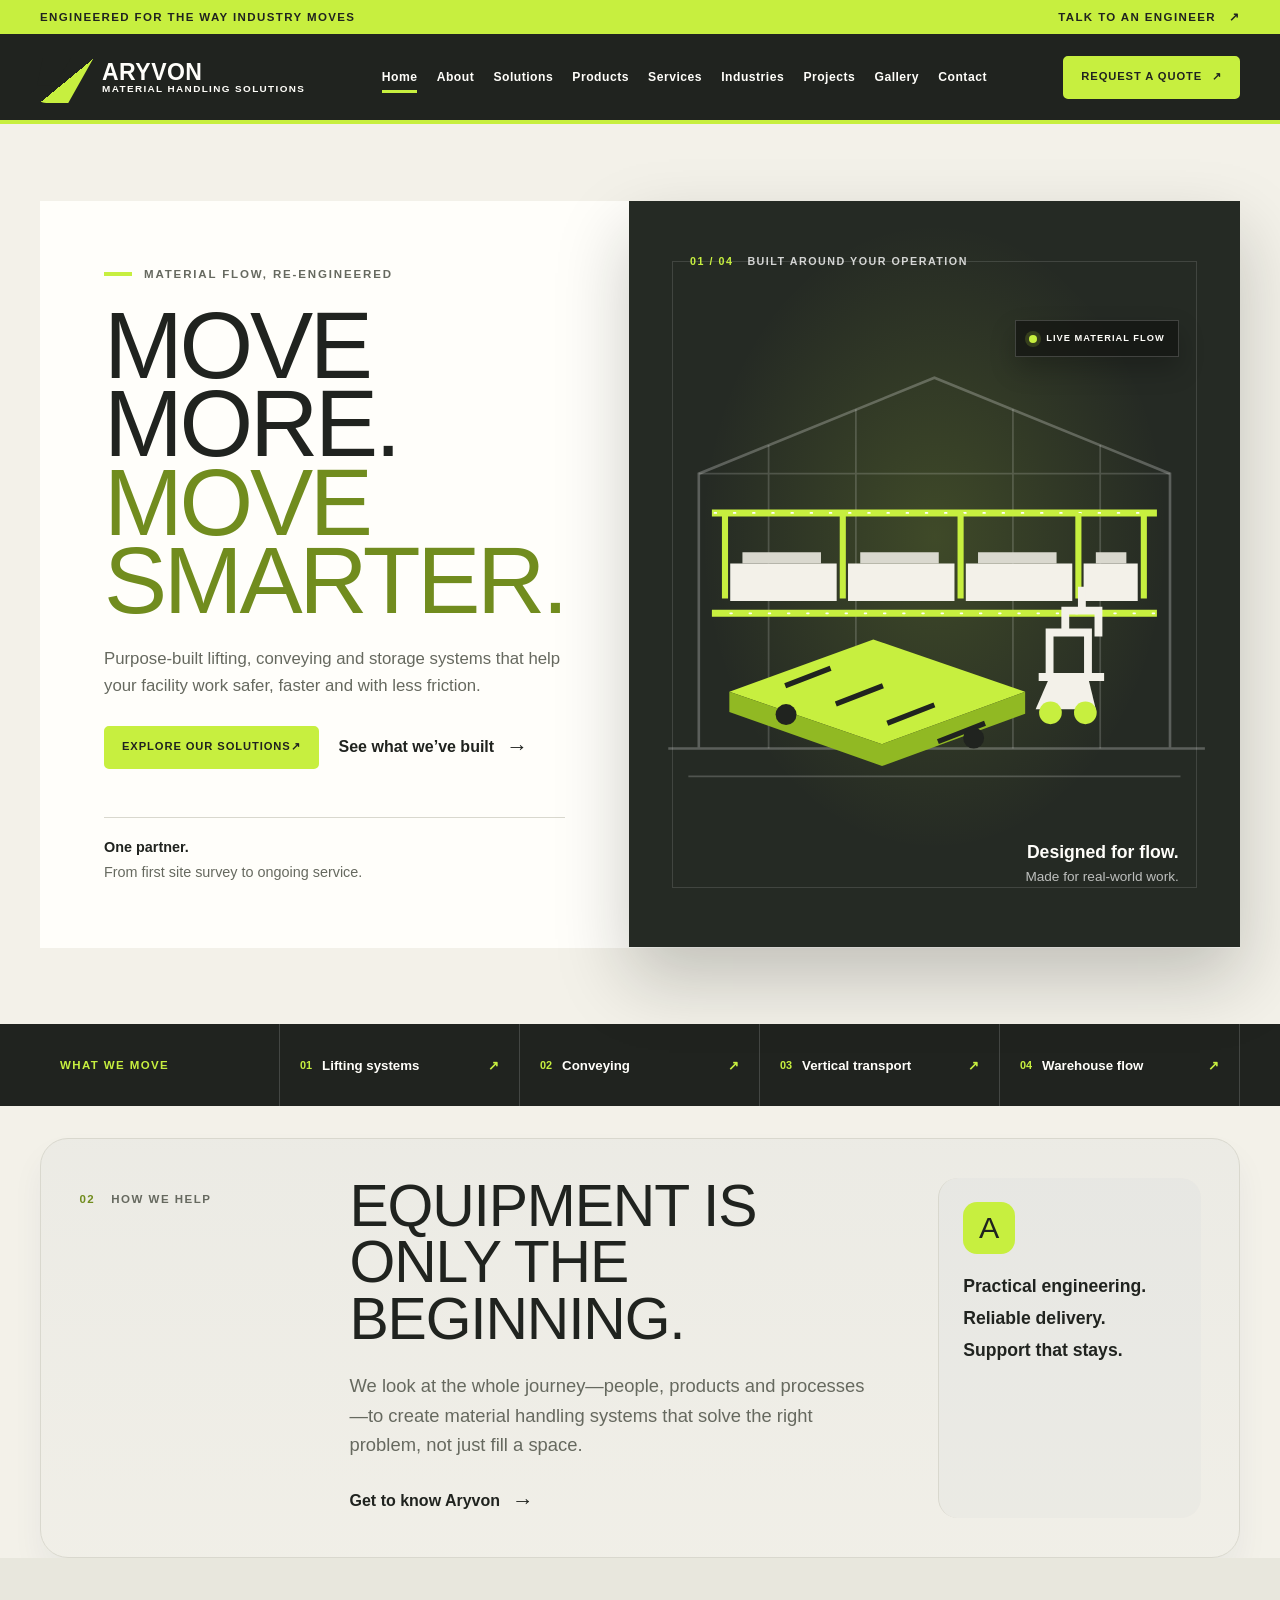
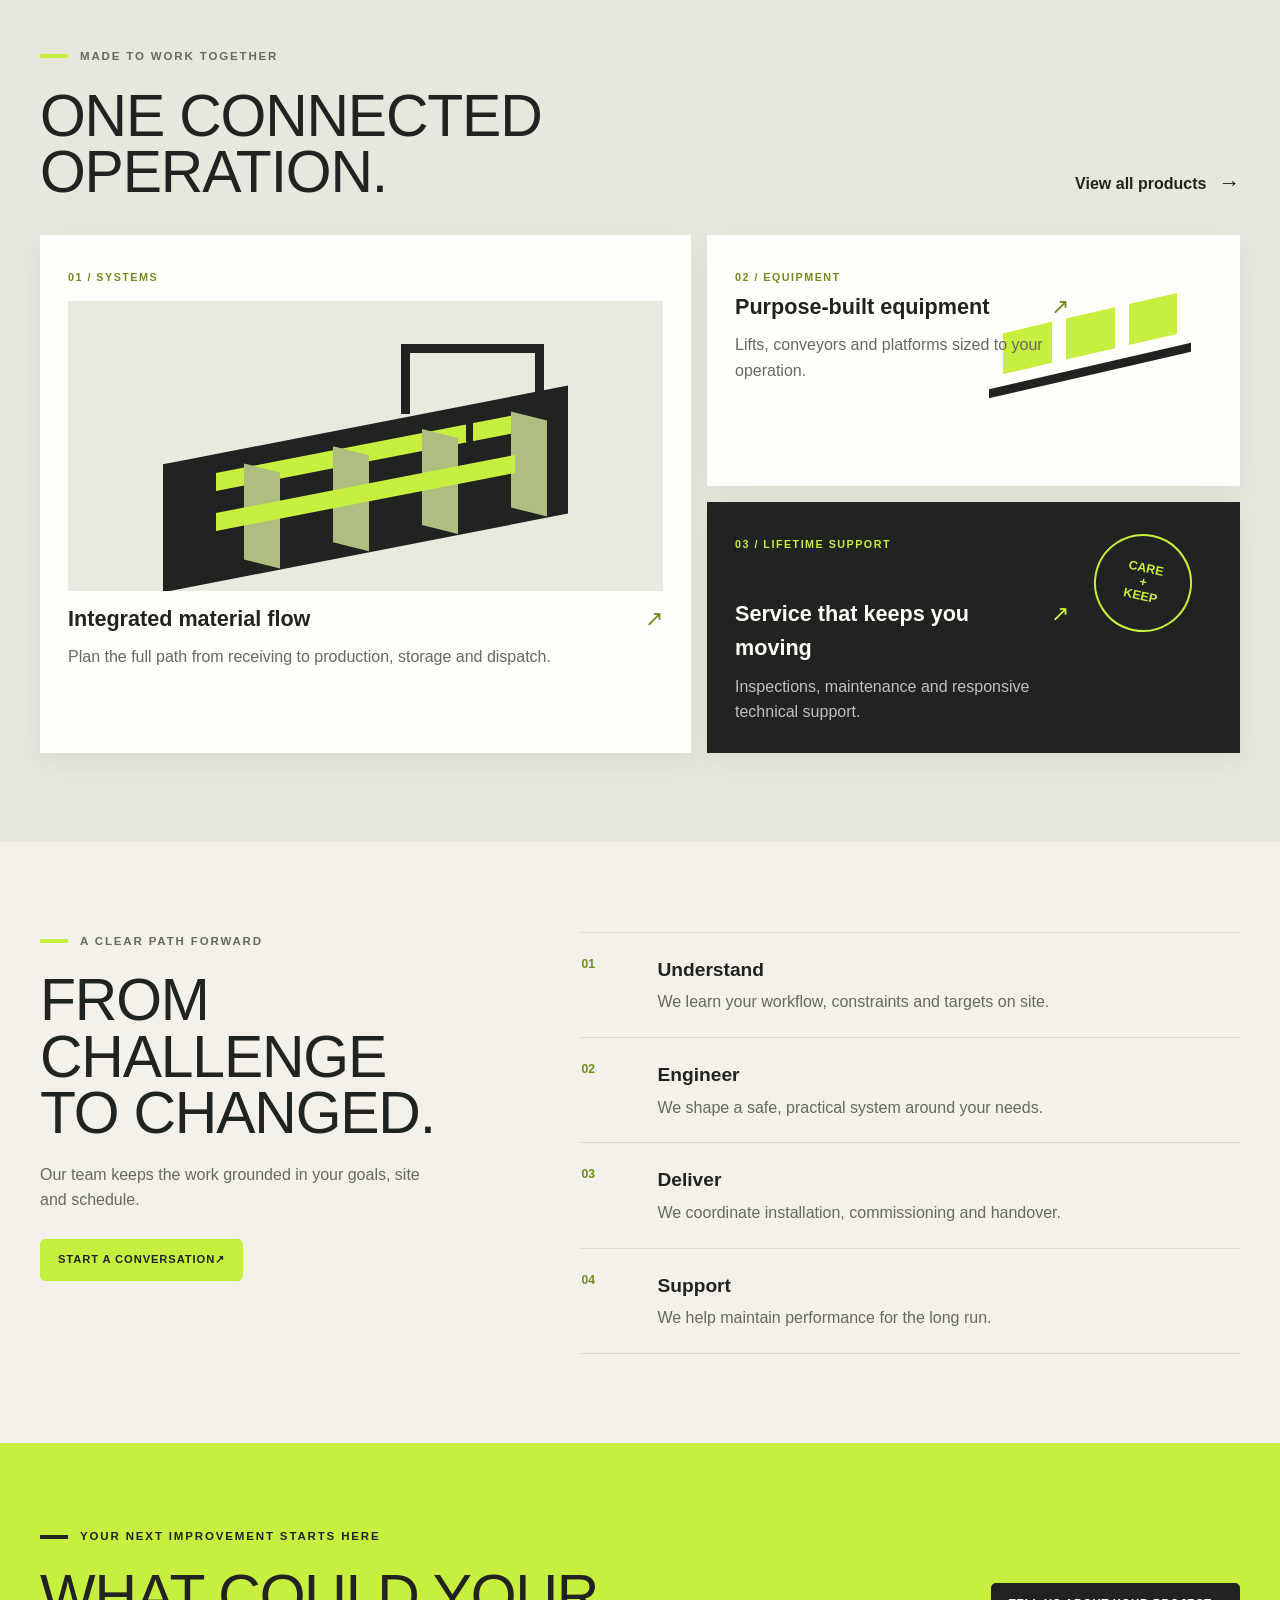
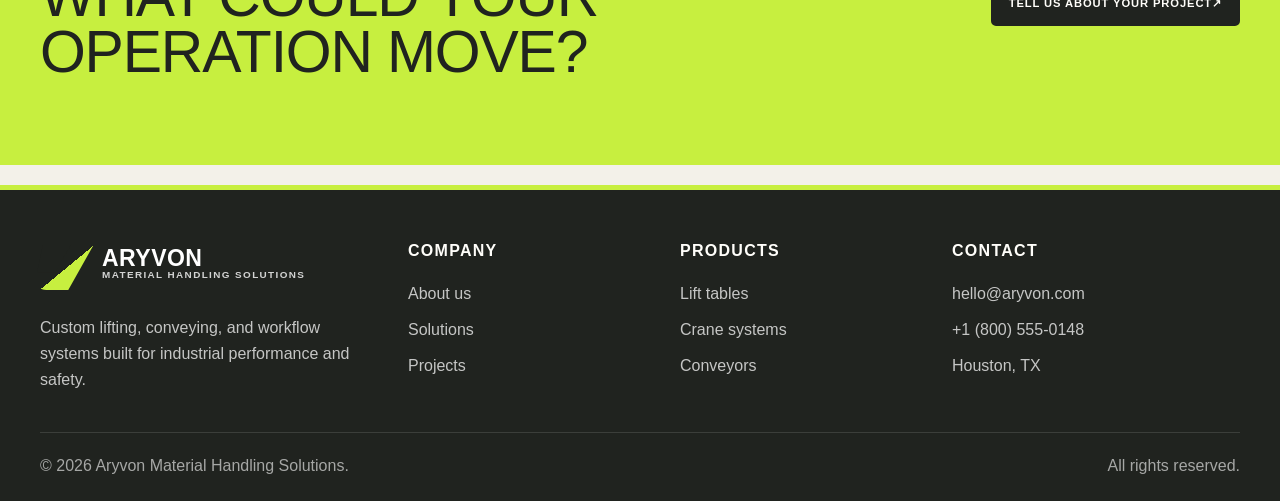
<file: index.html>
<!DOCTYPE html>
<html lang="en">
  <head>
    <meta charset="UTF-8" />
    <meta name="viewport" content="width=device-width, initial-scale=1.0" />
    <title>Aryvon Material Handling Solutions</title>
    <meta name="description" content="Engineered lifting, conveying and material flow systems for safer, more efficient industrial operations." />
    <link rel="stylesheet" href="assets/css/styles.css" />
  </head>
  <body class="home-page">
    <div class="site-shell">
      <div class="home-utility">
        <div class="container home-utility-inner">
          <span>Engineered for the way industry moves</span>
          <a href="contact.html">Talk to an engineer <span aria-hidden="true">↗</span></a>
        </div>
      </div>
      <header class="topbar">
        <div class="container topbar-inner">
          <a href="index.html" class="brand" aria-label="Aryvon home">
            <span class="brand-mark" aria-hidden="true"></span>
            <span class="brand-word">
              <strong>ARYVON</strong>
              <span>Material Handling Solutions</span>
            </span>
          </a>
          <nav class="nav" aria-label="Main navigation">
            <a class="active" href="index.html">Home</a>
            <a href="about.html">About</a>
            <a href="solutions.html">Solutions</a>
            <a href="products.html">Products</a>
            <a href="services.html">Services</a>
            <a href="industries.html">Industries</a>
            <a href="projects.html">Projects</a>
            <a href="gallery.html">Gallery</a>
            <a href="contact.html">Contact</a>
          </nav>
          <a class="btn btn--orange home-header-cta" href="quote.html">Request a quote <span aria-hidden="true">↗</span></a>
          <button class="menu-toggle" type="button" aria-label="Toggle menu" aria-expanded="false">☰</button>
        </div>
      </header>

      <main>
        <section class="home-hero">
          <div class="container home-hero-grid">
            <div class="home-hero-copy">
              <p class="home-eyebrow"><span></span> Material flow, re-engineered</p>
              <h1>Move more.<br /><em>Move smarter.</em></h1>
              <p class="home-intro">Purpose-built lifting, conveying and storage systems that help your facility work safer, faster and with less friction.</p>
              <div class="home-hero-actions">
                <a class="btn btn--orange" href="solutions.html">Explore our solutions <span aria-hidden="true">↗</span></a>
                <a class="home-text-link" href="projects.html">See what we’ve built <span aria-hidden="true">→</span></a>
              </div>
              <div class="home-proof">
                <strong>One partner.</strong>
                <span>From first site survey to ongoing service.</span>
              </div>
            </div>
            <div class="home-hero-art" role="img" aria-label="Illustration of an industrial warehouse with a conveyor system">
              <div class="home-art-label"><span>01 / 04</span> BUILT AROUND YOUR OPERATION</div>
              <div class="home-art-float-tag" aria-hidden="true"><span></span> LIVE MATERIAL FLOW</div>
              <svg viewBox="0 0 700 580" xmlns="http://www.w3.org/2000/svg" aria-hidden="true">
                <path d="M45 490H660M80 490V175L350 65L620 175V490" fill="none" stroke="rgba(255,255,255,.25)" stroke-width="3"/>
                <path d="M80 175H620M160 142V490M260 101V490M440 101V490M540 142V490" fill="none" stroke="rgba(255,255,255,.17)" stroke-width="2"/>
                <path d="M95 220H605M95 335H605" fill="none" stroke="#c7ef3f" stroke-width="8"/>
                <path class="home-flow-route" d="M98 220H602" fill="none" stroke="#fffefa" stroke-width="2"/>
                <path class="home-flow-route home-flow-route-reverse" d="M602 335H98" fill="none" stroke="#fffefa" stroke-width="2"/>
                <path d="M110 220V318M245 220V318M380 220V318M515 220V318M590 220V318" fill="none" stroke="#c7ef3f" stroke-width="7"/>
                <path d="M116 278H238V321H116ZM251 278H373V321H251ZM386 278H508V321H386ZM521 278H583V321H521Z" fill="#f3f1e9"/>
                <path d="M130 265H220V278H130ZM265 265H355V278H265ZM400 265H490V278H400ZM535 265H570V278H535Z" fill="#d9d8ce"/>
                <path d="M115 425L280 365L454 425L290 485Z" fill="#c7ef3f"/>
                <path d="M115 425V448L290 510V485ZM290 485V510L454 450V425Z" fill="#91b923"/>
                <path d="M179 418L231 398M237 439L291 418M296 461L350 440M354 482L408 461" stroke="#20231f" stroke-width="6"/>
                <circle cx="180" cy="451" r="12" fill="#20231f"/><circle cx="395" cy="478" r="12" fill="#20231f"/>
                <path d="M482 408V357H526V408M474 408H540M500 357V332H538V357M519 332V309" fill="none" stroke="#f3f1e9" stroke-width="9" stroke-linecap="square"/>
                <path d="M482 408L466 445H535L526 408" fill="#f3f1e9"/>
                <circle cx="483" cy="449" r="13" fill="#c7ef3f"/><circle cx="523" cy="449" r="13" fill="#c7ef3f"/>
                <path d="M68 522H632" stroke="rgba(255,255,255,.2)" stroke-width="2"/>
              </svg>
              <div class="home-art-caption"><strong>Designed for flow.</strong><span>Made for real-world work.</span></div>
            </div>
          </div>
        </section>

        <section class="home-capabilities" aria-label="Our capabilities">
          <div class="container home-capability-row">
            <span class="home-capability-intro">What we move</span>
            <a href="products.html"><span>01</span> Lifting systems <b>↗</b></a>
            <a href="products.html"><span>02</span> Conveying <b>↗</b></a>
            <a href="products.html"><span>03</span> Vertical transport <b>↗</b></a>
            <a href="products.html"><span>04</span> Warehouse flow <b>↗</b></a>
          </div>
        </section>

        <section class="home-intro section">
          <div class="container home-intro-grid">
            <div class="home-section-label"><span>02</span><span>How we help</span></div>
            <div>
              <h2>Equipment is only the beginning.</h2>
              <p class="home-lead">We look at the whole journey—people, products and processes—to create material handling systems that solve the right problem, not just fill a space.</p>
              <a class="home-text-link" href="about.html">Get to know Aryvon <span aria-hidden="true">→</span></a>
            </div>
            <div class="home-intro-note">
              <span class="home-note-mark" aria-hidden="true">A</span>
              <p>Practical engineering.<br />Reliable delivery.<br />Support that stays.</p>
            </div>
          </div>
        </section>

        <section class="home-offer section">
          <div class="container">
            <div class="home-offer-heading">
              <div><p class="home-eyebrow"><span></span> Made to work together</p><h2>One connected operation.</h2></div>
              <a class="home-text-link" href="products.html">View all products <span aria-hidden="true">→</span></a>
            </div>
            <div class="home-offer-layout">
              <a class="home-offer-feature" href="solutions.html">
                <span class="home-offer-number">01 / SYSTEMS</span>
                <div class="home-offer-graphic home-offer-graphic--large" aria-hidden="true">
                  <div class="home-lift"><i></i><i></i><i></i><i></i></div>
                  <div class="home-load"></div>
                </div>
                <div class="home-offer-title"><h3>Integrated material flow</h3><span aria-hidden="true">↗</span></div>
                <p>Plan the full path from receiving to production, storage and dispatch.</p>
              </a>
              <div class="home-offer-stack">
                <a class="home-offer-small" href="products.html">
                  <span class="home-offer-number">02 / EQUIPMENT</span>
                  <div class="home-mini-illustration home-mini-illustration--conveyor" aria-hidden="true"><i></i><i></i><i></i></div>
                  <div class="home-offer-title"><h3>Purpose-built equipment</h3><span aria-hidden="true">↗</span></div>
                  <p>Lifts, conveyors and platforms sized to your operation.</p>
                </a>
                <a class="home-offer-small home-offer-small--dark" href="services.html">
                  <span class="home-offer-number">03 / LIFETIME SUPPORT</span>
                  <div class="home-service-stamp" aria-hidden="true">CARE<br />+<br />KEEP</div>
                  <div class="home-offer-title"><h3>Service that keeps you moving</h3><span aria-hidden="true">↗</span></div>
                  <p>Inspections, maintenance and responsive technical support.</p>
                </a>
              </div>
            </div>
          </div>
        </section>

        <section class="home-method section">
          <div class="container home-method-grid">
            <div class="home-method-heading">
              <p class="home-eyebrow"><span></span> A clear path forward</p>
              <h2>From challenge<br />to changed.</h2>
              <p>Our team keeps the work grounded in your goals, site and schedule.</p>
              <a class="btn btn--orange" href="contact.html">Start a conversation <span aria-hidden="true">↗</span></a>
            </div>
            <ol class="home-steps">
              <li><span>01</span><div><h3>Understand</h3><p>We learn your workflow, constraints and targets on site.</p></div></li>
              <li><span>02</span><div><h3>Engineer</h3><p>We shape a safe, practical system around your needs.</p></div></li>
              <li><span>03</span><div><h3>Deliver</h3><p>We coordinate installation, commissioning and handover.</p></div></li>
              <li><span>04</span><div><h3>Support</h3><p>We help maintain performance for the long run.</p></div></li>
            </ol>
          </div>
        </section>

        <section class="home-final-cta">
          <div class="container home-final-cta-inner">
            <div><p class="home-eyebrow"><span></span> Your next improvement starts here</p><h2>What could your operation move?</h2></div>
            <a class="btn btn--orange" href="quote.html">Tell us about your project <span aria-hidden="true">↗</span></a>
          </div>
        </section>
      </main>

      <footer class="footer">
        <div class="container">
          <div class="footer-grid">
            <div>
              <a class="brand" href="index.html" aria-label="Aryvon home">
                <span class="brand-mark" aria-hidden="true"></span>
                <span class="brand-word"><strong style="color: white;">ARYVON</strong><span style="color: rgba(255,255,255,.8);">Material Handling Solutions</span></span>
              </a>
              <p style="margin-top: 18px; max-width: 320px;">Custom lifting, conveying, and workflow systems built for industrial performance and safety.</p>
            </div>
            <div><h4>Company</h4><ul class="footer-list"><li><a href="about.html">About us</a></li><li><a href="solutions.html">Solutions</a></li><li><a href="projects.html">Projects</a></li></ul></div>
            <div><h4>Products</h4><ul class="footer-list"><li><a href="products.html">Lift tables</a></li><li><a href="products.html">Crane systems</a></li><li><a href="products.html">Conveyors</a></li></ul></div>
            <div><h4>Contact</h4><ul class="footer-list"><li>hello@aryvon.com</li><li>+1 (800) 555-0148</li><li>Houston, TX</li></ul></div>
          </div>
          <div class="footer-bottom"><span>© <span id="year"></span> Aryvon Material Handling Solutions.</span><span>All rights reserved.</span></div>
        </div>
      </footer>
    </div>
    <script src="assets/js/script.js"></script>
  </body>
</html>
</file>
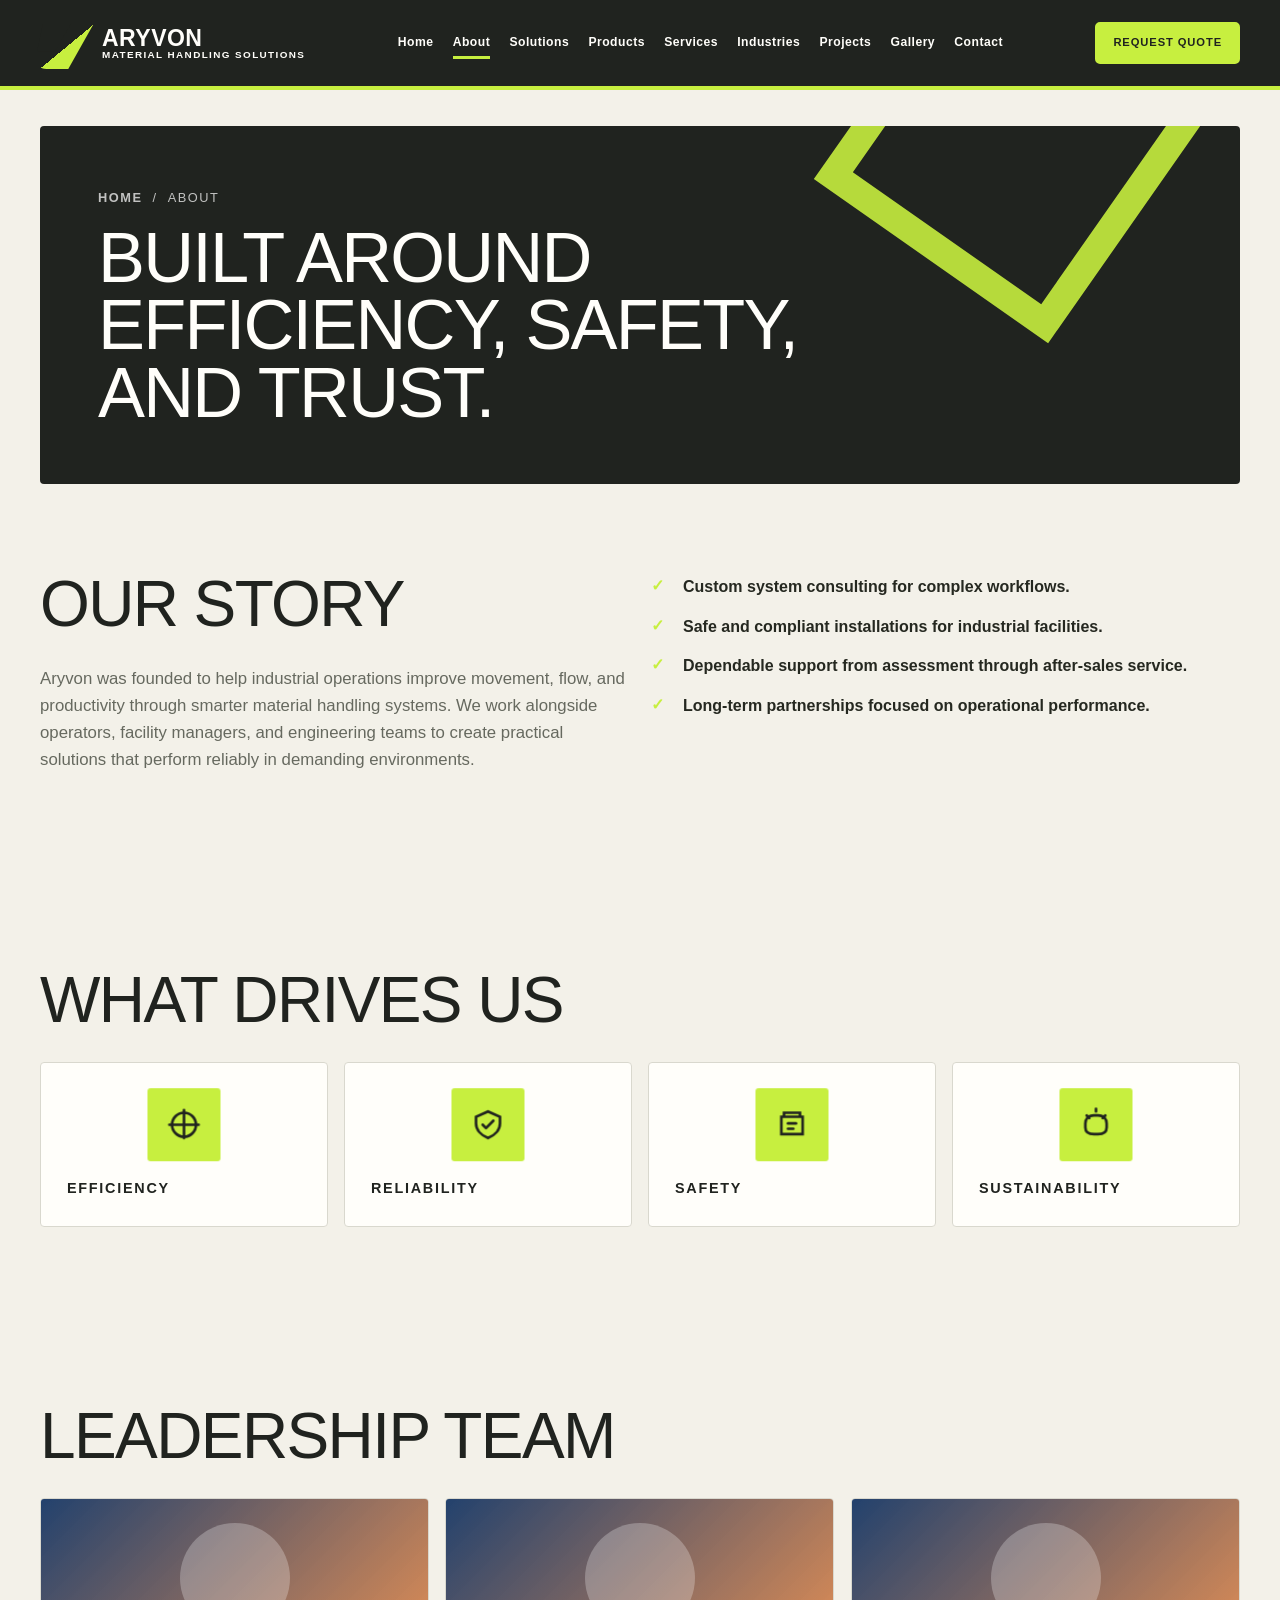
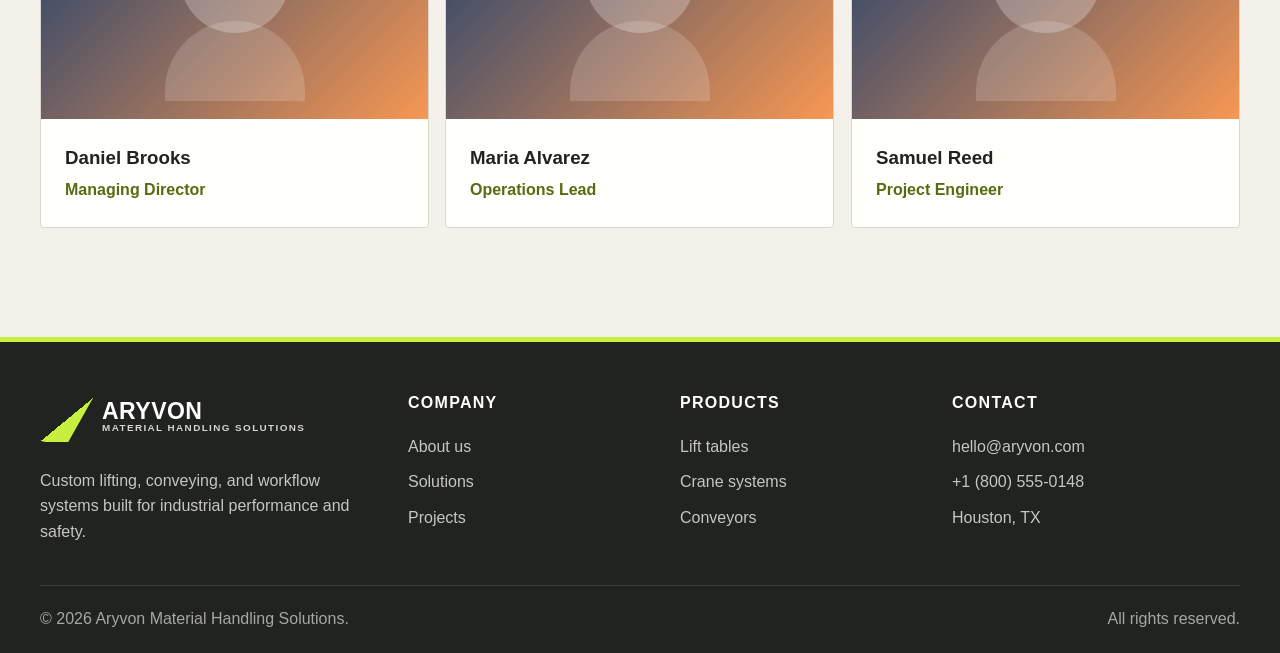
<file: about.html>
<!DOCTYPE html>
<html lang="en">
  <head>
    <meta charset="UTF-8" />
    <meta name="viewport" content="width=device-width, initial-scale=1.0" />
    <title>About | Aryvon</title>
    <link rel="stylesheet" href="assets/css/styles.css" />
  </head>
  <body>
    <div class="site-shell">
      <header class="topbar">
        <div class="container topbar-inner">
          <a href="index.html" class="brand" aria-label="Aryvon home">
            <span class="brand-mark" aria-hidden="true"></span>
            <span class="brand-word">
              <strong>ARYVON</strong>
              <span>Material Handling Solutions</span>
            </span>
          </a>
          <nav class="nav" aria-label="Main navigation">
            <a href="index.html">Home</a>
            <a class="active" href="about.html">About</a>
            <a href="solutions.html">Solutions</a>
            <a href="products.html">Products</a>
            <a href="services.html">Services</a>
            <a href="industries.html">Industries</a>
            <a href="projects.html">Projects</a>
            <a href="gallery.html">Gallery</a>
            <a href="contact.html">Contact</a>
          </nav>
          <a class="btn btn--orange" href="quote.html">Request Quote</a>
          <button class="menu-toggle" type="button" aria-label="Toggle menu" aria-expanded="false">☰</button>
        </div>
      </header>

      <main>
        <section class="page-hero">
          <div class="container hero-box">
            <div class="breadcrumbs"><a href="index.html">Home</a> / <span>About</span></div>
            <h1>Built around efficiency, safety, and trust.</h1>
          </div>
        </section>

        <section class="section">
          <div class="container text-columns">
            <div>
              <div class="heading">
                <h2>Our story</h2>
              </div>
              <p style="font-size: 1.05rem; color: var(--muted);">
                Aryvon was founded to help industrial operations improve movement, flow, and productivity through smarter material handling systems. We work alongside operators, facility managers, and engineering teams to create practical solutions that perform reliably in demanding environments.
              </p>
            </div>
            <div>
              <ul class="list-check">
                <li>Custom system consulting for complex workflows.</li>
                <li>Safe and compliant installations for industrial facilities.</li>
                <li>Dependable support from assessment through after-sales service.</li>
                <li>Long-term partnerships focused on operational performance.</li>
              </ul>
            </div>
          </div>
        </section>

        <section class="section">
          <div class="container">
            <div class="heading">
              <h2>What drives us</h2>
            </div>
            <div class="value-grid">
              <article class="value-card">
                <div class="icon-wrap">
                  <svg viewBox="0 0 64 64" width="42" height="42" fill="none" xmlns="http://www.w3.org/2000/svg"><path d="M32 10V52M10 32H54" stroke="currentColor" stroke-width="4" stroke-linecap="round"/><circle cx="32" cy="32" r="18" stroke="currentColor" stroke-width="4"/></svg>
                </div>
                <h3>Efficiency</h3>
              </article>

              <article class="value-card">
                <div class="icon-wrap">
                  <svg viewBox="0 0 64 64" width="42" height="42" fill="none" xmlns="http://www.w3.org/2000/svg"><path d="M32 12L50 20V30C50 40 42 48 32 52C22 48 14 40 14 30V20L32 12Z" stroke="currentColor" stroke-width="4"/><path d="M24 32L29 37L40 26" stroke="currentColor" stroke-width="4" stroke-linecap="round" stroke-linejoin="round"/></svg>
                </div>
                <h3>Reliability</h3>
              </article>

              <article class="value-card">
                <div class="icon-wrap">
                  <svg viewBox="0 0 64 64" width="42" height="42" fill="none" xmlns="http://www.w3.org/2000/svg"><path d="M16 20H48V46H16V20Z" stroke="currentColor" stroke-width="4"/><path d="M20 20V14H44V20" stroke="currentColor" stroke-width="4"/><path d="M26 30H38" stroke="currentColor" stroke-width="4" stroke-linecap="round"/><path d="M26 38H34" stroke="currentColor" stroke-width="4" stroke-linecap="round"/></svg>
                </div>
                <h3>Safety</h3>
              </article>

              <article class="value-card">
                <div class="icon-wrap">
                  <svg viewBox="0 0 64 64" width="42" height="42" fill="none" xmlns="http://www.w3.org/2000/svg"><path d="M16 30C16 24 20 18 29 18H35C44 18 48 24 48 30V36C48 42 44 46 35 46H29C20 46 16 42 16 36V30Z" stroke="currentColor" stroke-width="4"/><path d="M32 12V8M22 22L18 18M42 22L46 18" stroke="currentColor" stroke-width="4" stroke-linecap="round"/></svg>
                </div>
                <h3>Sustainability</h3>
              </article>
            </div>
          </div>
        </section>

        <section class="section">
          <div class="container">
            <div class="heading">
              <h2>Leadership team</h2>
            </div>
            <div class="team-grid">
              <article class="person">
                <div class="avatar" aria-hidden="true"></div>
                <div class="meta">
                  <h3>Daniel Brooks</h3>
                  <span>Managing Director</span>
                </div>
              </article>
              <article class="person">
                <div class="avatar" aria-hidden="true"></div>
                <div class="meta">
                  <h3>Maria Alvarez</h3>
                  <span>Operations Lead</span>
                </div>
              </article>
              <article class="person">
                <div class="avatar" aria-hidden="true"></div>
                <div class="meta">
                  <h3>Samuel Reed</h3>
                  <span>Project Engineer</span>
                </div>
              </article>
            </div>
          </div>
        </section>
      </main>

      <footer class="footer">
        <div class="container">
          <div class="footer-grid">
            <div>
              <div class="brand" aria-label="Aryvon home">
                <span class="brand-mark" aria-hidden="true"></span>
                <span class="brand-word">
                  <strong style="color: white;">ARYVON</strong>
                  <span style="color: rgba(255,255,255,.8);">Material Handling Solutions</span>
                </span>
              </div>
              <p style="margin-top: 18px; max-width: 320px;">Custom lifting, conveying, and workflow systems built for industrial performance and safety.</p>
            </div>
            <div>
              <h4>Company</h4>
              <ul class="footer-list">
                <li><a href="about.html">About us</a></li>
                <li><a href="solutions.html">Solutions</a></li>
                <li><a href="projects.html">Projects</a></li>
              </ul>
            </div>
            <div>
              <h4>Products</h4>
              <ul class="footer-list">
                <li><a href="products.html">Lift tables</a></li>
                <li><a href="products.html">Crane systems</a></li>
                <li><a href="products.html">Conveyors</a></li>
              </ul>
            </div>
            <div>
              <h4>Contact</h4>
              <ul class="footer-list">
                <li>hello@aryvon.com</li>
                <li>+1 (800) 555-0148</li>
                <li>Houston, TX</li>
              </ul>
            </div>
          </div>
          <div class="footer-bottom">
            <span>© <span id="year"></span> Aryvon Material Handling Solutions.</span>
            <span>All rights reserved.</span>
          </div>
        </div>
      </footer>
    </div>
    <script src="assets/js/script.js"></script>
  </body>
</html>
</file>
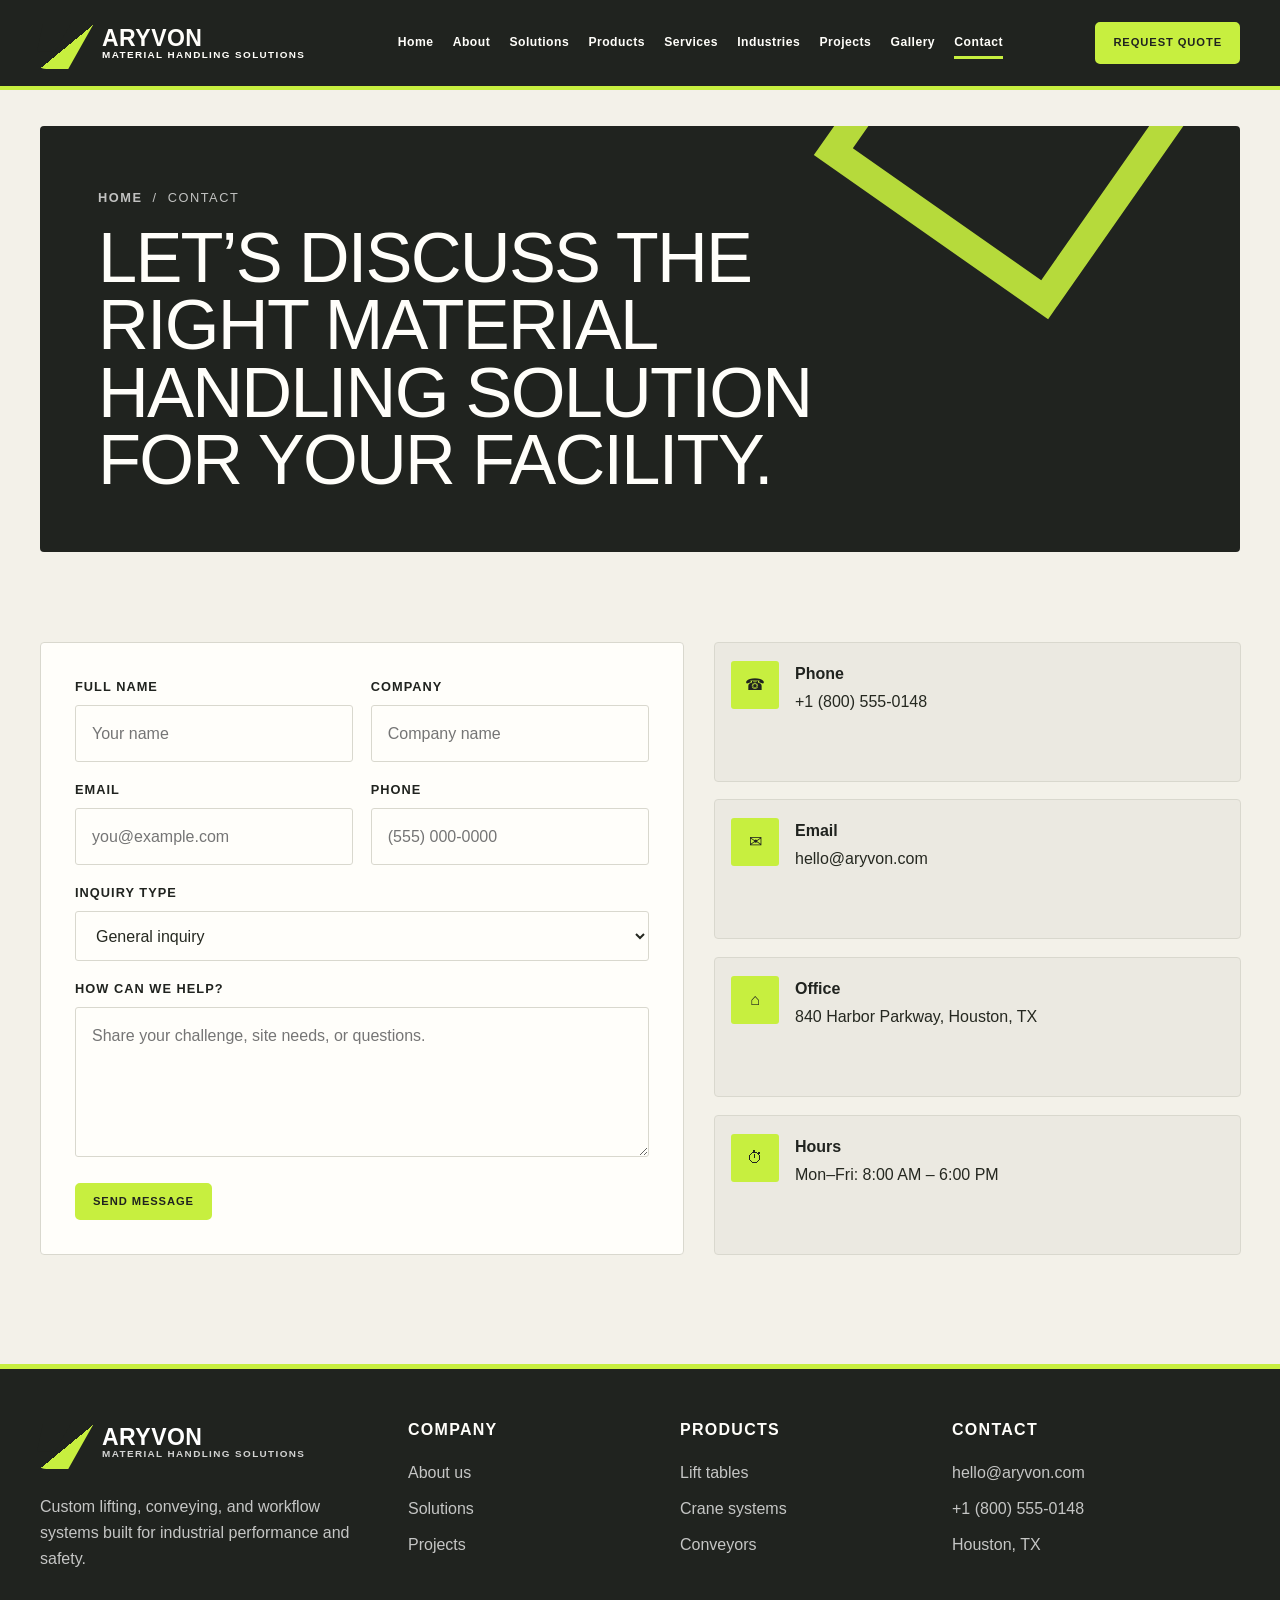
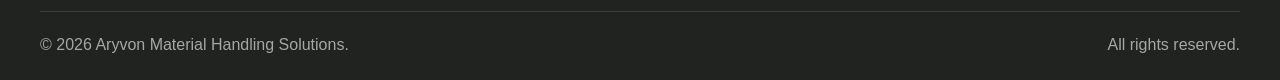
<file: contact.html>
<!DOCTYPE html>
<html lang="en">
  <head>
    <meta charset="UTF-8" />
    <meta name="viewport" content="width=device-width, initial-scale=1.0" />
    <title>Contact | Aryvon</title>
    <link rel="stylesheet" href="assets/css/styles.css" />
  </head>
  <body>
    <div class="site-shell">
      <header class="topbar">
        <div class="container topbar-inner">
          <a href="index.html" class="brand" aria-label="Aryvon home">
            <span class="brand-mark" aria-hidden="true"></span>
            <span class="brand-word">
              <strong>ARYVON</strong>
              <span>Material Handling Solutions</span>
            </span>
          </a>
          <nav class="nav" aria-label="Main navigation">
            <a href="index.html">Home</a>
            <a href="about.html">About</a>
            <a href="solutions.html">Solutions</a>
            <a href="products.html">Products</a>
            <a href="services.html">Services</a>
            <a href="industries.html">Industries</a>
            <a href="projects.html">Projects</a>
            <a href="gallery.html">Gallery</a>
            <a class="active" href="contact.html">Contact</a>
          </nav>
          <a class="btn btn--orange" href="quote.html">Request Quote</a>
          <button class="menu-toggle" type="button" aria-label="Toggle menu" aria-expanded="false">☰</button>
        </div>
      </header>

      <main>
        <section class="page-hero">
          <div class="container hero-box">
            <div class="breadcrumbs"><a href="index.html">Home</a> / <span>Contact</span></div>
            <h1>Let’s discuss the right material handling solution for your facility.</h1>
          </div>
        </section>

        <section class="section">
          <div class="container form-grid">
            <div class="form-card">
              <form>
                <div>
                  <label for="name">Full name</label>
                  <input id="name" type="text" placeholder="Your name" />
                </div>
                <div>
                  <label for="company">Company</label>
                  <input id="company" type="text" placeholder="Company name" />
                </div>
                <div>
                  <label for="email">Email</label>
                  <input id="email" type="email" placeholder="you@example.com" />
                </div>
                <div>
                  <label for="phone">Phone</label>
                  <input id="phone" type="tel" placeholder="(555) 000-0000" />
                </div>
                <div class="full">
                  <label for="subject">Inquiry type</label>
                  <select id="subject">
                    <option>General inquiry</option>
                    <option>Product information</option>
                    <option>Service support</option>
                    <option>New project discussion</option>
                    <option>Maintenance question</option>
                  </select>
                </div>
                <div class="full">
                  <label for="message">How can we help?</label>
                  <textarea id="message" placeholder="Share your challenge, site needs, or questions."></textarea>
                </div>
                <div class="full">
                  <button class="btn btn--orange" type="button">Send message</button>
                </div>
              </form>
            </div>

            <aside class="contact-list">
              <div class="contact-item">
                <div class="icon-wrap">☎</div>
                <div>
                  <strong>Phone</strong>
                  +1 (800) 555-0148
                </div>
              </div>
              <div class="contact-item">
                <div class="icon-wrap">✉</div>
                <div>
                  <strong>Email</strong>
                  hello@aryvon.com
                </div>
              </div>
              <div class="contact-item">
                <div class="icon-wrap">⌂</div>
                <div>
                  <strong>Office</strong>
                  840 Harbor Parkway, Houston, TX
                </div>
              </div>
              <div class="contact-item">
                <div class="icon-wrap">⏱</div>
                <div>
                  <strong>Hours</strong>
                  Mon–Fri: 8:00 AM – 6:00 PM
                </div>
              </div>
            </aside>
          </div>
        </section>
      </main>

      <footer class="footer">
        <div class="container">
          <div class="footer-grid">
            <div>
              <div class="brand" aria-label="Aryvon home">
                <span class="brand-mark" aria-hidden="true"></span>
                <span class="brand-word">
                  <strong style="color: white;">ARYVON</strong>
                  <span style="color: rgba(255,255,255,.8);">Material Handling Solutions</span>
                </span>
              </div>
              <p style="margin-top: 18px; max-width: 320px;">Custom lifting, conveying, and workflow systems built for industrial performance and safety.</p>
            </div>
            <div>
              <h4>Company</h4>
              <ul class="footer-list">
                <li><a href="about.html">About us</a></li>
                <li><a href="solutions.html">Solutions</a></li>
                <li><a href="projects.html">Projects</a></li>
              </ul>
            </div>
            <div>
              <h4>Products</h4>
              <ul class="footer-list">
                <li><a href="products.html">Lift tables</a></li>
                <li><a href="products.html">Crane systems</a></li>
                <li><a href="products.html">Conveyors</a></li>
              </ul>
            </div>
            <div>
              <h4>Contact</h4>
              <ul class="footer-list">
                <li>hello@aryvon.com</li>
                <li>+1 (800) 555-0148</li>
                <li>Houston, TX</li>
              </ul>
            </div>
          </div>
          <div class="footer-bottom">
            <span>© <span id="year"></span> Aryvon Material Handling Solutions.</span>
            <span>All rights reserved.</span>
          </div>
        </div>
      </footer>
    </div>
    <script src="assets/js/script.js"></script>
  </body>
</html>
</file>
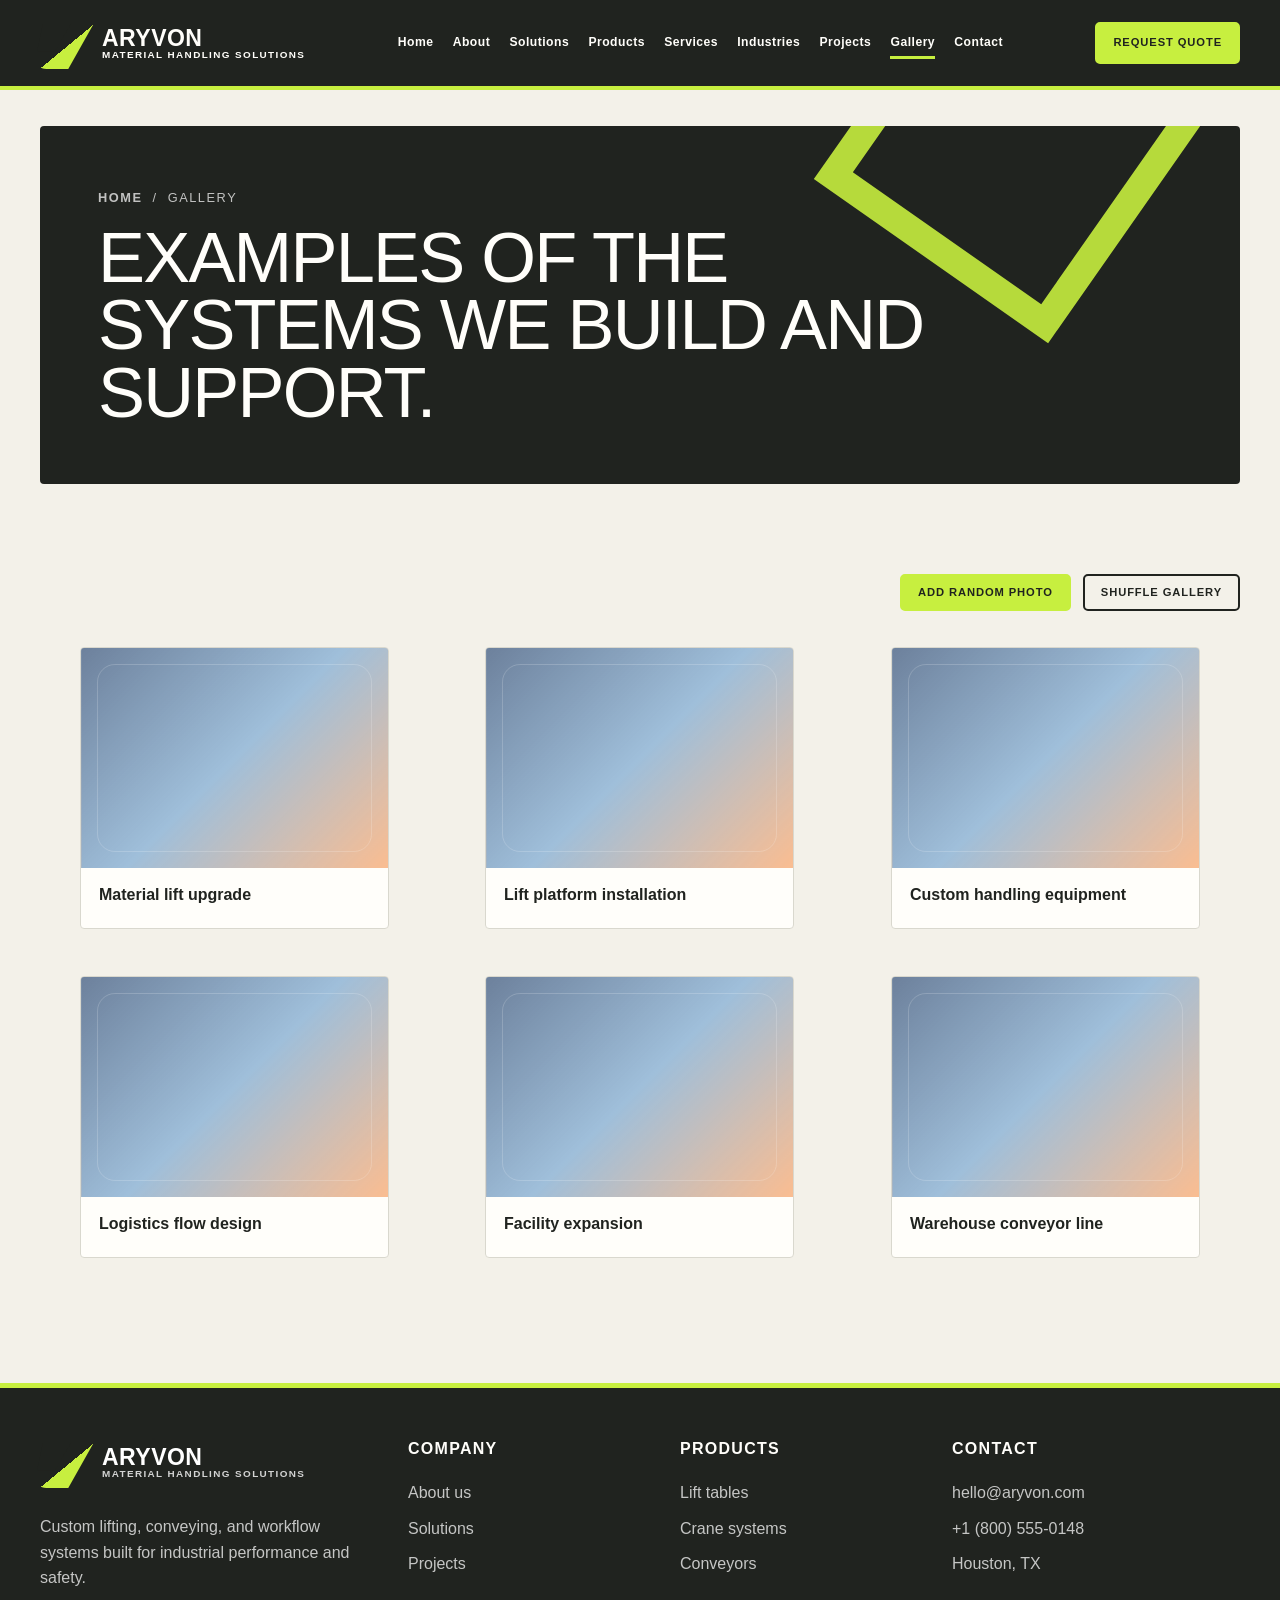
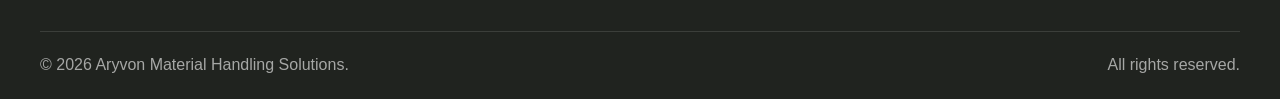
<file: gallery.html>
<!DOCTYPE html>
<html lang="en">
  <head>
    <meta charset="UTF-8" />
    <meta name="viewport" content="width=device-width, initial-scale=1.0" />
    <title>Gallery | Aryvon</title>
    <link rel="stylesheet" href="assets/css/styles.css" />
  </head>
  <body>
    <div class="site-shell">
      <header class="topbar">
        <div class="container topbar-inner">
          <a href="index.html" class="brand" aria-label="Aryvon home">
            <span class="brand-mark" aria-hidden="true"></span>
            <span class="brand-word">
              <strong>ARYVON</strong>
              <span>Material Handling Solutions</span>
            </span>
          </a>
          <nav class="nav" aria-label="Main navigation">
            <a href="index.html">Home</a>
            <a href="about.html">About</a>
            <a href="solutions.html">Solutions</a>
            <a href="products.html">Products</a>
            <a href="services.html">Services</a>
            <a href="industries.html">Industries</a>
            <a href="projects.html">Projects</a>
            <a class="active" href="gallery.html">Gallery</a>
            <a href="contact.html">Contact</a>
          </nav>
          <a class="btn btn--orange" href="quote.html">Request Quote</a>
          <button class="menu-toggle" type="button" aria-label="Toggle menu" aria-expanded="false">☰</button>
        </div>
      </header>

      <main>
        <section class="page-hero">
          <div class="container hero-box">
            <div class="breadcrumbs"><a href="index.html">Home</a> / <span>Gallery</span></div>
            <h1>Examples of the systems we build and support.</h1>
          </div>
        </section>

        <section class="section">
          <div class="container">
            <div class="gallery-toolbar">
              <button class="btn btn--orange" id="add-random-photo" type="button">Add random photo</button>
              <button class="btn btn--ghost" id="shuffle-gallery" type="button">Shuffle gallery</button>
            </div>
            <div class="gallery-grid" id="gallery-grid"></div>
          </div>
        </section>
      </main>

      <footer class="footer">
        <div class="container">
          <div class="footer-grid">
            <div>
              <div class="brand" aria-label="Aryvon home">
                <span class="brand-mark" aria-hidden="true"></span>
                <span class="brand-word">
                  <strong style="color: white;">ARYVON</strong>
                  <span style="color: rgba(255,255,255,.8);">Material Handling Solutions</span>
                </span>
              </div>
              <p style="margin-top: 18px; max-width: 320px;">Custom lifting, conveying, and workflow systems built for industrial performance and safety.</p>
            </div>
            <div>
              <h4>Company</h4>
              <ul class="footer-list">
                <li><a href="about.html">About us</a></li>
                <li><a href="solutions.html">Solutions</a></li>
                <li><a href="projects.html">Projects</a></li>
              </ul>
            </div>
            <div>
              <h4>Products</h4>
              <ul class="footer-list">
                <li><a href="products.html">Lift tables</a></li>
                <li><a href="products.html">Crane systems</a></li>
                <li><a href="products.html">Conveyors</a></li>
              </ul>
            </div>
            <div>
              <h4>Contact</h4>
              <ul class="footer-list">
                <li>hello@aryvon.com</li>
                <li>+1 (800) 555-0148</li>
                <li>Houston, TX</li>
              </ul>
            </div>
          </div>
          <div class="footer-bottom">
            <span>© <span id="year"></span> Aryvon Material Handling Solutions.</span>
            <span>All rights reserved.</span>
          </div>
        </div>
      </footer>
    </div>
    <script src="assets/js/script.js"></script>
  </body>
</html>
</file>
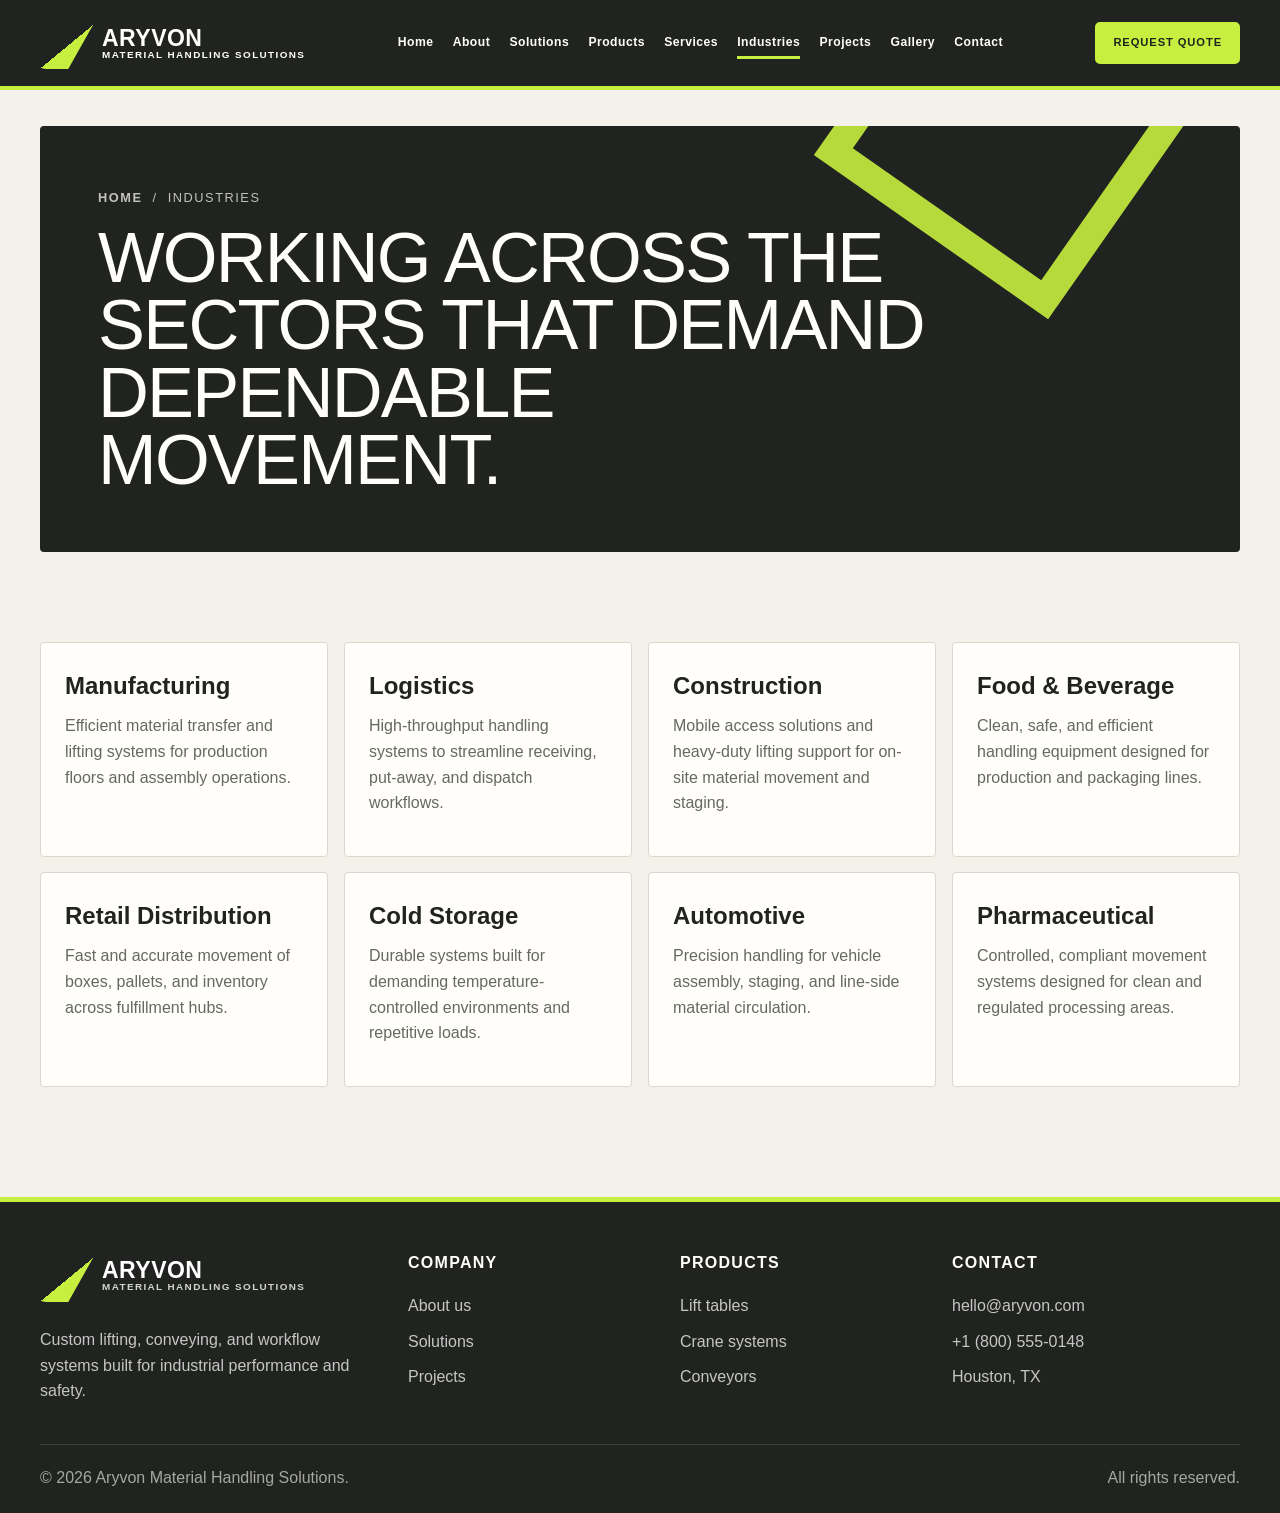
<file: industries.html>
<!DOCTYPE html>
<html lang="en">
  <head>
    <meta charset="UTF-8" />
    <meta name="viewport" content="width=device-width, initial-scale=1.0" />
    <title>Industries | Aryvon</title>
    <link rel="stylesheet" href="assets/css/styles.css" />
  </head>
  <body>
    <div class="site-shell">
      <header class="topbar">
        <div class="container topbar-inner">
          <a href="index.html" class="brand" aria-label="Aryvon home">
            <span class="brand-mark" aria-hidden="true"></span>
            <span class="brand-word">
              <strong>ARYVON</strong>
              <span>Material Handling Solutions</span>
            </span>
          </a>
          <nav class="nav" aria-label="Main navigation">
            <a href="index.html">Home</a>
            <a href="about.html">About</a>
            <a href="solutions.html">Solutions</a>
            <a href="products.html">Products</a>
            <a href="services.html">Services</a>
            <a class="active" href="industries.html">Industries</a>
            <a href="projects.html">Projects</a>
            <a href="gallery.html">Gallery</a>
            <a href="contact.html">Contact</a>
          </nav>
          <a class="btn btn--orange" href="quote.html">Request Quote</a>
          <button class="menu-toggle" type="button" aria-label="Toggle menu" aria-expanded="false">☰</button>
        </div>
      </header>

      <main>
        <section class="page-hero">
          <div class="container hero-box">
            <div class="breadcrumbs"><a href="index.html">Home</a> / <span>Industries</span></div>
            <h1>Working across the sectors that demand dependable movement.</h1>
          </div>
        </section>

        <section class="section">
          <div class="container grid-4">
            <article class="card">
              <div class="content">
                <h3>Manufacturing</h3>
                <p>Efficient material transfer and lifting systems for production floors and assembly operations.</p>
              </div>
            </article>
            <article class="card">
              <div class="content">
                <h3>Logistics</h3>
                <p>High-throughput handling systems to streamline receiving, put-away, and dispatch workflows.</p>
              </div>
            </article>
            <article class="card">
              <div class="content">
                <h3>Construction</h3>
                <p>Mobile access solutions and heavy-duty lifting support for on-site material movement and staging.</p>
              </div>
            </article>
            <article class="card">
              <div class="content">
                <h3>Food & Beverage</h3>
                <p>Clean, safe, and efficient handling equipment designed for production and packaging lines.</p>
              </div>
            </article>
            <article class="card">
              <div class="content">
                <h3>Retail Distribution</h3>
                <p>Fast and accurate movement of boxes, pallets, and inventory across fulfillment hubs.</p>
              </div>
            </article>
            <article class="card">
              <div class="content">
                <h3>Cold Storage</h3>
                <p>Durable systems built for demanding temperature-controlled environments and repetitive loads.</p>
              </div>
            </article>
            <article class="card">
              <div class="content">
                <h3>Automotive</h3>
                <p>Precision handling for vehicle assembly, staging, and line-side material circulation.</p>
              </div>
            </article>
            <article class="card">
              <div class="content">
                <h3>Pharmaceutical</h3>
                <p>Controlled, compliant movement systems designed for clean and regulated processing areas.</p>
              </div>
            </article>
          </div>
        </section>
      </main>

      <footer class="footer">
        <div class="container">
          <div class="footer-grid">
            <div>
              <div class="brand" aria-label="Aryvon home">
                <span class="brand-mark" aria-hidden="true"></span>
                <span class="brand-word">
                  <strong style="color: white;">ARYVON</strong>
                  <span style="color: rgba(255,255,255,.8);">Material Handling Solutions</span>
                </span>
              </div>
              <p style="margin-top: 18px; max-width: 320px;">Custom lifting, conveying, and workflow systems built for industrial performance and safety.</p>
            </div>
            <div>
              <h4>Company</h4>
              <ul class="footer-list">
                <li><a href="about.html">About us</a></li>
                <li><a href="solutions.html">Solutions</a></li>
                <li><a href="projects.html">Projects</a></li>
              </ul>
            </div>
            <div>
              <h4>Products</h4>
              <ul class="footer-list">
                <li><a href="products.html">Lift tables</a></li>
                <li><a href="products.html">Crane systems</a></li>
                <li><a href="products.html">Conveyors</a></li>
              </ul>
            </div>
            <div>
              <h4>Contact</h4>
              <ul class="footer-list">
                <li>hello@aryvon.com</li>
                <li>+1 (800) 555-0148</li>
                <li>Houston, TX</li>
              </ul>
            </div>
          </div>
          <div class="footer-bottom">
            <span>© <span id="year"></span> Aryvon Material Handling Solutions.</span>
            <span>All rights reserved.</span>
          </div>
        </div>
      </footer>
    </div>
    <script src="assets/js/script.js"></script>
  </body>
</html>
</file>
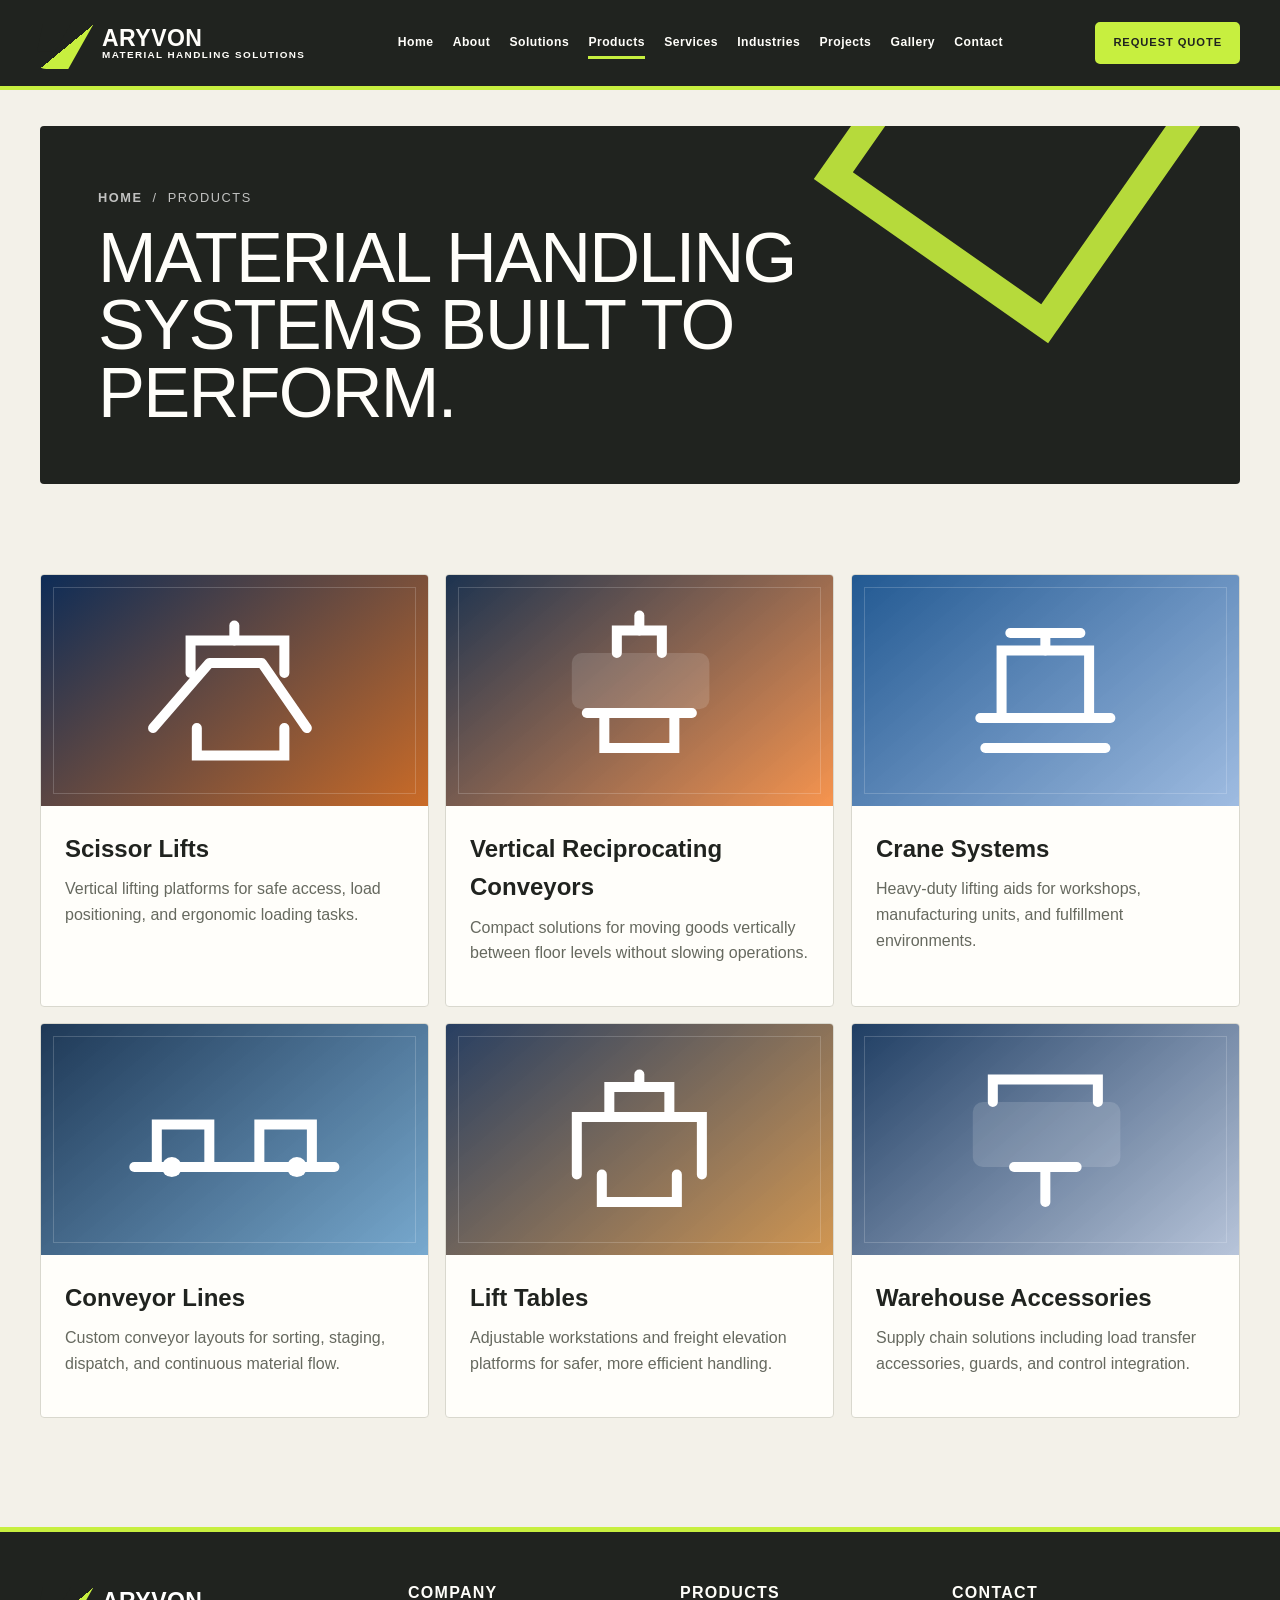
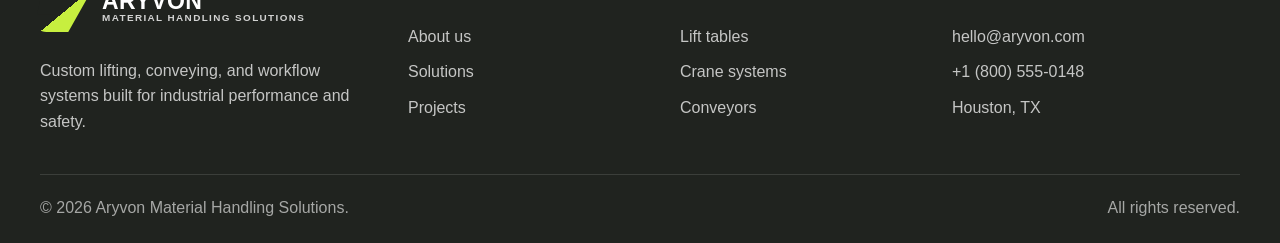
<file: products.html>
<!DOCTYPE html>
<html lang="en">
  <head>
    <meta charset="UTF-8" />
    <meta name="viewport" content="width=device-width, initial-scale=1.0" />
    <title>Products | Aryvon</title>
    <link rel="stylesheet" href="assets/css/styles.css" />
  </head>
  <body>
    <div class="site-shell">
      <header class="topbar">
        <div class="container topbar-inner">
          <a href="index.html" class="brand" aria-label="Aryvon home">
            <span class="brand-mark" aria-hidden="true"></span>
            <span class="brand-word">
              <strong>ARYVON</strong>
              <span>Material Handling Solutions</span>
            </span>
          </a>
          <nav class="nav" aria-label="Main navigation">
            <a href="index.html">Home</a>
            <a href="about.html">About</a>
            <a href="solutions.html">Solutions</a>
            <a class="active" href="products.html">Products</a>
            <a href="services.html">Services</a>
            <a href="industries.html">Industries</a>
            <a href="projects.html">Projects</a>
            <a href="gallery.html">Gallery</a>
            <a href="contact.html">Contact</a>
          </nav>
          <a class="btn btn--orange" href="quote.html">Request Quote</a>
          <button class="menu-toggle" type="button" aria-label="Toggle menu" aria-expanded="false">☰</button>
        </div>
      </header>

      <main>
        <section class="page-hero">
          <div class="container hero-box">
            <div class="breadcrumbs"><a href="index.html">Home</a> / <span>Products</span></div>
            <h1>Material handling systems built to perform.</h1>
          </div>
        </section>

        <section class="section">
          <div class="container grid-3">
            <article class="card">
              <div class="media" aria-hidden="true">
                <svg viewBox="0 0 220 140" xmlns="http://www.w3.org/2000/svg">
                  <path d="M45 100L90 48H132L168 100" fill="none" stroke="#fff" stroke-width="8" stroke-linecap="round" stroke-linejoin="round"/>
                  <path d="M80 100V122H150V100" fill="none" stroke="#fff" stroke-width="8" stroke-linecap="round"/>
                  <path d="M75 56V30H150V56" fill="none" stroke="#fff" stroke-width="8" stroke-linecap="round"/>
                  <path d="M110 30V18" stroke="#fff" stroke-width="8" stroke-linecap="round"/>
                </svg>
              </div>
              <div class="content">
                <h3>Scissor Lifts</h3>
                <p>Vertical lifting platforms for safe access, load positioning, and ergonomic loading tasks.</p>
              </div>
            </article>
            <article class="card">
              <div class="media" aria-hidden="true" style="background: linear-gradient(140deg, rgba(4,29,61,0.9), rgba(245,125,41,0.82));">
                <svg viewBox="0 0 220 140" xmlns="http://www.w3.org/2000/svg">
                  <rect x="56" y="40" width="110" height="45" rx="8" fill="rgba(255,255,255,0.14)"/>
                  <path d="M92 40V22H128V40" fill="none" stroke="#fff" stroke-width="8" stroke-linecap="round"/>
                  <path d="M68 88H152" stroke="#fff" stroke-width="8" stroke-linecap="round"/>
                  <path d="M82 88V116H138V88" fill="none" stroke="#fff" stroke-width="8" stroke-linecap="round"/>
                  <path d="M110 22V10" stroke="#fff" stroke-width="8" stroke-linecap="round"/>
                </svg>
              </div>
              <div class="content">
                <h3>Vertical Reciprocating Conveyors</h3>
                <p>Compact solutions for moving goods vertically between floor levels without slowing operations.</p>
              </div>
            </article>
            <article class="card">
              <div class="media" aria-hidden="true" style="background: linear-gradient(140deg, rgba(10,71,134,0.9), rgba(135,171,219,0.8));">
                <svg viewBox="0 0 220 140" xmlns="http://www.w3.org/2000/svg">
                  <path d="M58 92H162" stroke="#fff" stroke-width="8" stroke-linecap="round"/>
                  <path d="M75 92V38H145V92" fill="none" stroke="#fff" stroke-width="8" stroke-linecap="round"/>
                  <path d="M110 38V24" stroke="#fff" stroke-width="8" stroke-linecap="round"/>
                  <path d="M82 24H138" stroke="#fff" stroke-width="8" stroke-linecap="round"/>
                  <path d="M62 116H158" stroke="#fff" stroke-width="8" stroke-linecap="round"/>
                </svg>
              </div>
              <div class="content">
                <h3>Crane Systems</h3>
                <p>Heavy-duty lifting aids for workshops, manufacturing units, and fulfillment environments.</p>
              </div>
            </article>
            <article class="card">
              <div class="media" aria-hidden="true" style="background: linear-gradient(140deg, rgba(6,35,68,0.9), rgba(86,148,196,0.8));">
                <svg viewBox="0 0 220 140" xmlns="http://www.w3.org/2000/svg">
                  <path d="M30 92H190" stroke="#fff" stroke-width="8" stroke-linecap="round"/>
                  <path d="M48 92V58H90V92" fill="none" stroke="#fff" stroke-width="8" stroke-linecap="round"/>
                  <path d="M130 92V58H172V92" fill="none" stroke="#fff" stroke-width="8" stroke-linecap="round"/>
                  <circle cx="60" cy="92" r="8" fill="#fff"/>
                  <circle cx="160" cy="92" r="8" fill="#fff"/>
                </svg>
              </div>
              <div class="content">
                <h3>Conveyor Lines</h3>
                <p>Custom conveyor layouts for sorting, staging, dispatch, and continuous material flow.</p>
              </div>
            </article>
            <article class="card">
              <div class="media" aria-hidden="true" style="background: linear-gradient(140deg, rgba(16,42,81,0.9), rgba(200,128,45,0.82));">
                <svg viewBox="0 0 220 140" xmlns="http://www.w3.org/2000/svg">
                  <path d="M60 98V52H160V98" fill="none" stroke="#fff" stroke-width="8" stroke-linecap="round"/>
                  <path d="M86 52V28H134V52" fill="none" stroke="#fff" stroke-width="8" stroke-linecap="round"/>
                  <path d="M80 98V120H140V98" fill="none" stroke="#fff" stroke-width="8" stroke-linecap="round"/>
                  <path d="M110 28V18" stroke="#fff" stroke-width="8" stroke-linecap="round"/>
                </svg>
              </div>
              <div class="content">
                <h3>Lift Tables</h3>
                <p>Adjustable workstations and freight elevation platforms for safer, more efficient handling.</p>
              </div>
            </article>
            <article class="card">
              <div class="media" aria-hidden="true" style="background: linear-gradient(140deg, rgba(7,41,82,0.9), rgba(166,182,210,0.8));">
                <svg viewBox="0 0 220 140" xmlns="http://www.w3.org/2000/svg">
                  <rect x="52" y="40" width="118" height="52" rx="8" fill="rgba(255,255,255,0.14)"/>
                  <path d="M68 40V22H152V40" fill="none" stroke="#fff" stroke-width="8" stroke-linecap="round"/>
                  <path d="M85 92H135" stroke="#fff" stroke-width="8" stroke-linecap="round"/>
                  <path d="M110 92V120" stroke="#fff" stroke-width="8" stroke-linecap="round"/>
                </svg>
              </div>
              <div class="content">
                <h3>Warehouse Accessories</h3>
                <p>Supply chain solutions including load transfer accessories, guards, and control integration.</p>
              </div>
            </article>
          </div>
        </section>
      </main>

      <footer class="footer">
        <div class="container">
          <div class="footer-grid">
            <div>
              <div class="brand" aria-label="Aryvon home">
                <span class="brand-mark" aria-hidden="true"></span>
                <span class="brand-word">
                  <strong style="color: white;">ARYVON</strong>
                  <span style="color: rgba(255,255,255,.8);">Material Handling Solutions</span>
                </span>
              </div>
              <p style="margin-top: 18px; max-width: 320px;">Custom lifting, conveying, and workflow systems built for industrial performance and safety.</p>
            </div>
            <div>
              <h4>Company</h4>
              <ul class="footer-list">
                <li><a href="about.html">About us</a></li>
                <li><a href="solutions.html">Solutions</a></li>
                <li><a href="projects.html">Projects</a></li>
              </ul>
            </div>
            <div>
              <h4>Products</h4>
              <ul class="footer-list">
                <li><a href="products.html">Lift tables</a></li>
                <li><a href="products.html">Crane systems</a></li>
                <li><a href="products.html">Conveyors</a></li>
              </ul>
            </div>
            <div>
              <h4>Contact</h4>
              <ul class="footer-list">
                <li>hello@aryvon.com</li>
                <li>+1 (800) 555-0148</li>
                <li>Houston, TX</li>
              </ul>
            </div>
          </div>
          <div class="footer-bottom">
            <span>© <span id="year"></span> Aryvon Material Handling Solutions.</span>
            <span>All rights reserved.</span>
          </div>
        </div>
      </footer>
    </div>
    <script src="assets/js/script.js"></script>
  </body>
</html>
</file>
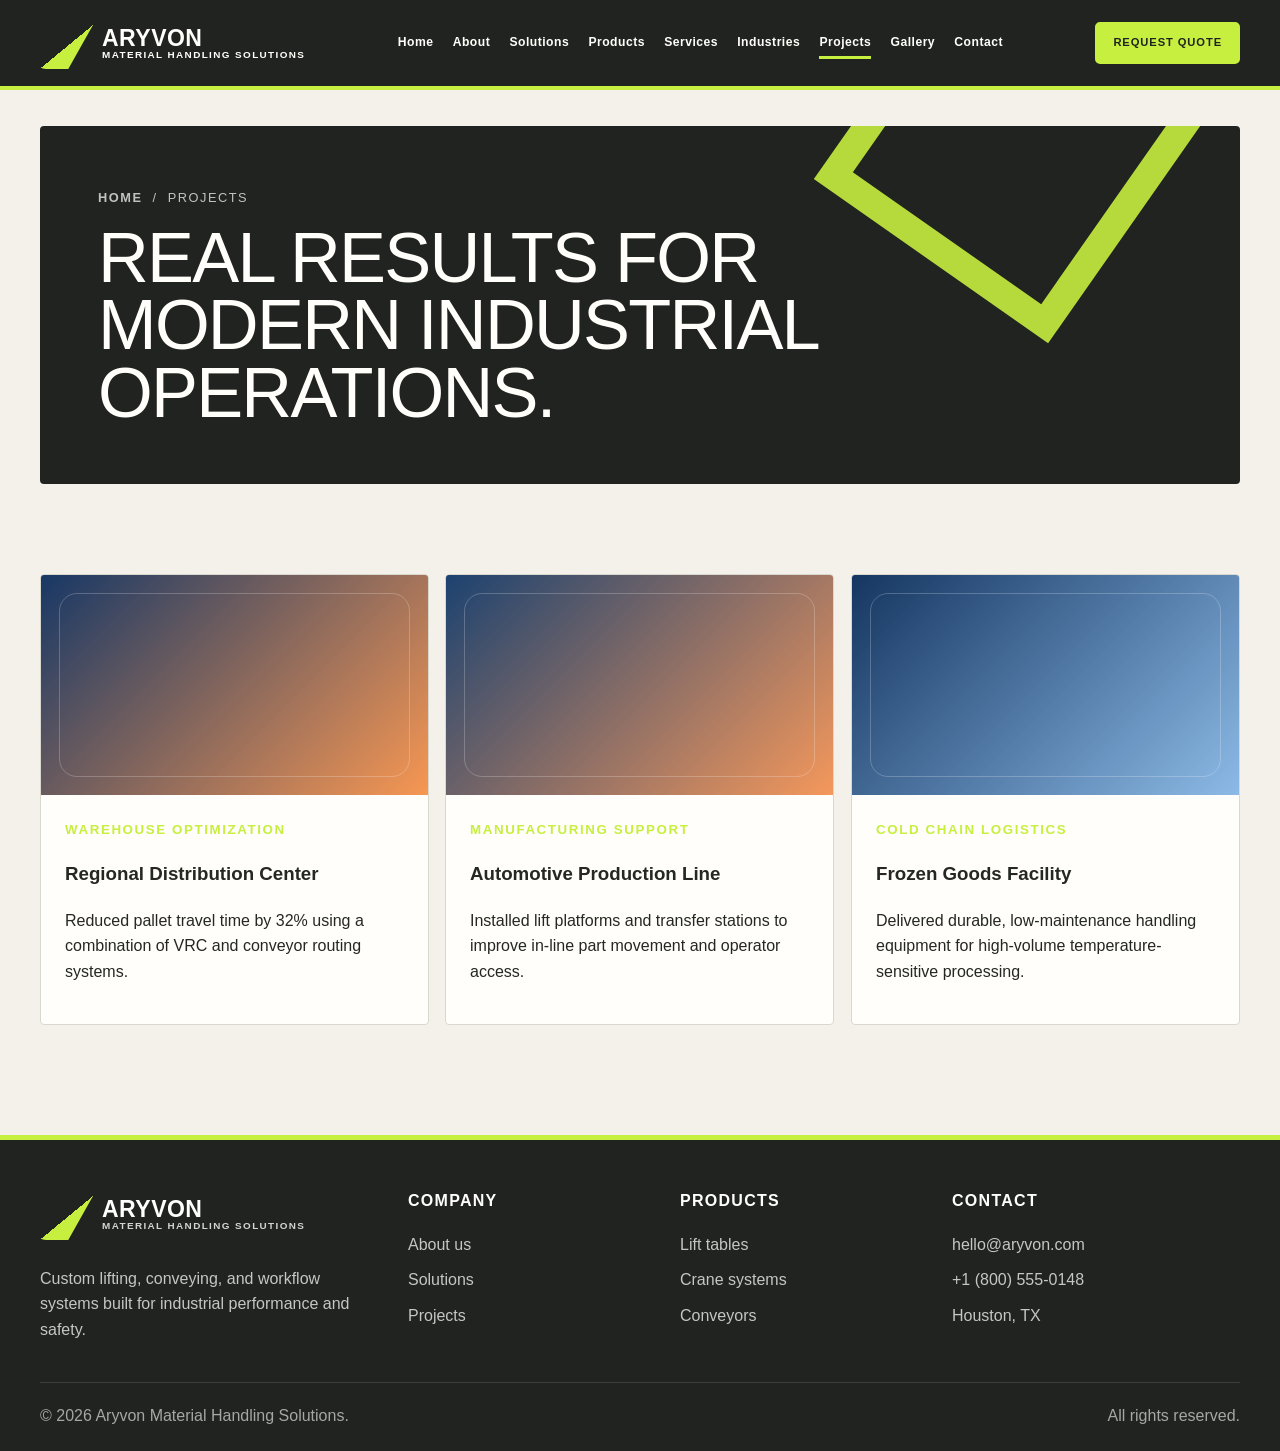
<file: projects.html>
<!DOCTYPE html>
<html lang="en">
  <head>
    <meta charset="UTF-8" />
    <meta name="viewport" content="width=device-width, initial-scale=1.0" />
    <title>Projects | Aryvon</title>
    <link rel="stylesheet" href="assets/css/styles.css" />
  </head>
  <body>
    <div class="site-shell">
      <header class="topbar">
        <div class="container topbar-inner">
          <a href="index.html" class="brand" aria-label="Aryvon home">
            <span class="brand-mark" aria-hidden="true"></span>
            <span class="brand-word">
              <strong>ARYVON</strong>
              <span>Material Handling Solutions</span>
            </span>
          </a>
          <nav class="nav" aria-label="Main navigation">
            <a href="index.html">Home</a>
            <a href="about.html">About</a>
            <a href="solutions.html">Solutions</a>
            <a href="products.html">Products</a>
            <a href="services.html">Services</a>
            <a href="industries.html">Industries</a>
            <a class="active" href="projects.html">Projects</a>
            <a href="gallery.html">Gallery</a>
            <a href="contact.html">Contact</a>
          </nav>
          <a class="btn btn--orange" href="quote.html">Request Quote</a>
          <button class="menu-toggle" type="button" aria-label="Toggle menu" aria-expanded="false">☰</button>
        </div>
      </header>

      <main>
        <section class="page-hero">
          <div class="container hero-box">
            <div class="breadcrumbs"><a href="index.html">Home</a> / <span>Projects</span></div>
            <h1>Real results for modern industrial operations.</h1>
          </div>
        </section>

        <section class="section">
          <div class="container project-grid">
            <article class="project-card">
              <div class="thumb" aria-hidden="true"></div>
              <div class="meta">
                <small>Warehouse optimization</small>
                <h3>Regional Distribution Center</h3>
                <p>Reduced pallet travel time by 32% using a combination of VRC and conveyor routing systems.</p>
              </div>
            </article>
            <article class="project-card">
              <div class="thumb" aria-hidden="true" style="background: linear-gradient(135deg, rgba(16,56,104,0.95), rgba(242,126,52,0.8));"></div>
              <div class="meta">
                <small>Manufacturing support</small>
                <h3>Automotive Production Line</h3>
                <p>Installed lift platforms and transfer stations to improve in-line part movement and operator access.</p>
              </div>
            </article>
            <article class="project-card">
              <div class="thumb" aria-hidden="true" style="background: linear-gradient(135deg, rgba(8,43,88,0.95), rgba(111,168,225,0.8));"></div>
              <div class="meta">
                <small>Cold chain logistics</small>
                <h3>Frozen Goods Facility</h3>
                <p>Delivered durable, low-maintenance handling equipment for high-volume temperature-sensitive processing.</p>
              </div>
            </article>
          </div>
        </section>
      </main>

      <footer class="footer">
        <div class="container">
          <div class="footer-grid">
            <div>
              <div class="brand" aria-label="Aryvon home">
                <span class="brand-mark" aria-hidden="true"></span>
                <span class="brand-word">
                  <strong style="color: white;">ARYVON</strong>
                  <span style="color: rgba(255,255,255,.8);">Material Handling Solutions</span>
                </span>
              </div>
              <p style="margin-top: 18px; max-width: 320px;">Custom lifting, conveying, and workflow systems built for industrial performance and safety.</p>
            </div>
            <div>
              <h4>Company</h4>
              <ul class="footer-list">
                <li><a href="about.html">About us</a></li>
                <li><a href="solutions.html">Solutions</a></li>
                <li><a href="projects.html">Projects</a></li>
              </ul>
            </div>
            <div>
              <h4>Products</h4>
              <ul class="footer-list">
                <li><a href="products.html">Lift tables</a></li>
                <li><a href="products.html">Crane systems</a></li>
                <li><a href="products.html">Conveyors</a></li>
              </ul>
            </div>
            <div>
              <h4>Contact</h4>
              <ul class="footer-list">
                <li>hello@aryvon.com</li>
                <li>+1 (800) 555-0148</li>
                <li>Houston, TX</li>
              </ul>
            </div>
          </div>
          <div class="footer-bottom">
            <span>© <span id="year"></span> Aryvon Material Handling Solutions.</span>
            <span>All rights reserved.</span>
          </div>
        </div>
      </footer>
    </div>
    <script src="assets/js/script.js"></script>
  </body>
</html>
</file>
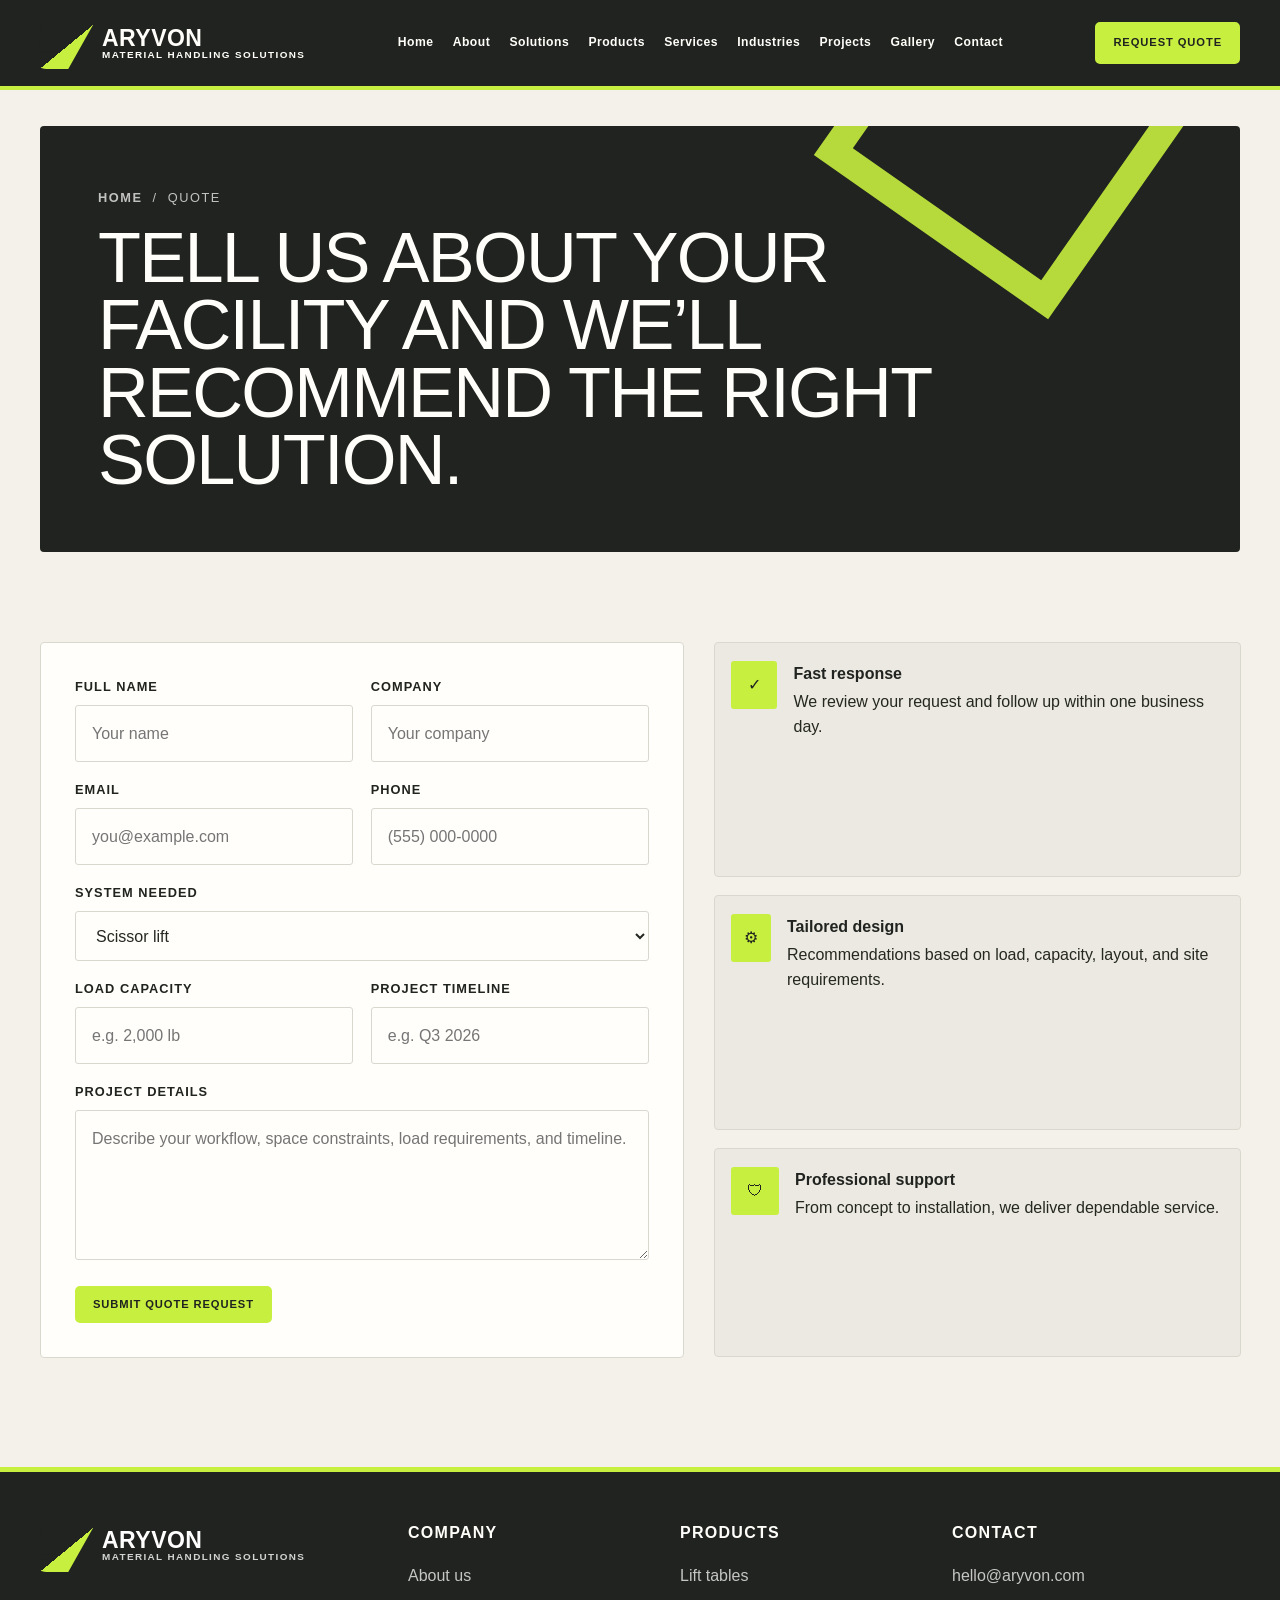
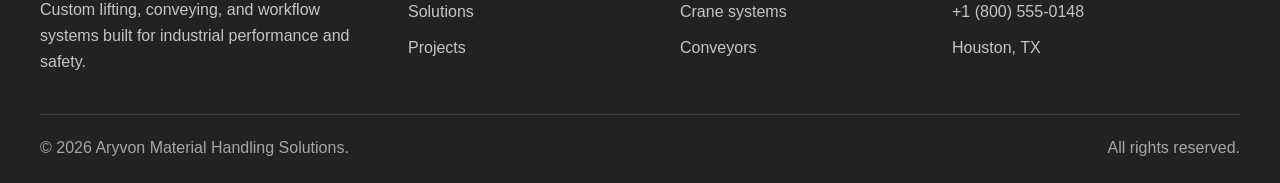
<file: quote.html>
<!DOCTYPE html>
<html lang="en">
  <head>
    <meta charset="UTF-8" />
    <meta name="viewport" content="width=device-width, initial-scale=1.0" />
    <title>Request a Quote | Aryvon</title>
    <link rel="stylesheet" href="assets/css/styles.css" />
  </head>
  <body>
    <div class="site-shell">
      <header class="topbar">
        <div class="container topbar-inner">
          <a href="index.html" class="brand" aria-label="Aryvon home">
            <span class="brand-mark" aria-hidden="true"></span>
            <span class="brand-word">
              <strong>ARYVON</strong>
              <span>Material Handling Solutions</span>
            </span>
          </a>
          <nav class="nav" aria-label="Main navigation">
            <a href="index.html">Home</a>
            <a href="about.html">About</a>
            <a href="solutions.html">Solutions</a>
            <a href="products.html">Products</a>
            <a href="services.html">Services</a>
            <a href="industries.html">Industries</a>
            <a href="projects.html">Projects</a>
            <a href="gallery.html">Gallery</a>
            <a href="contact.html">Contact</a>
          </nav>
          <a class="btn btn--orange" href="quote.html">Request Quote</a>
          <button class="menu-toggle" type="button" aria-label="Toggle menu" aria-expanded="false">☰</button>
        </div>
      </header>

      <main>
        <section class="page-hero">
          <div class="container hero-box">
            <div class="breadcrumbs"><a href="index.html">Home</a> / <span>Quote</span></div>
            <h1>Tell us about your facility and we’ll recommend the right solution.</h1>
          </div>
        </section>

        <section class="section">
          <div class="container form-grid">
            <div class="form-card">
              <form>
                <div>
                  <label for="q-name">Full name</label>
                  <input id="q-name" type="text" placeholder="Your name" />
                </div>
                <div>
                  <label for="q-company">Company</label>
                  <input id="q-company" type="text" placeholder="Your company" />
                </div>
                <div>
                  <label for="q-email">Email</label>
                  <input id="q-email" type="email" placeholder="you@example.com" />
                </div>
                <div>
                  <label for="q-phone">Phone</label>
                  <input id="q-phone" type="tel" placeholder="(555) 000-0000" />
                </div>
                <div class="full">
                  <label for="q-type">System needed</label>
                  <select id="q-type">
                    <option>Scissor lift</option>
                    <option>Conveyor</option>
                    <option>Crane</option>
                    <option>Vertical reciprocating conveyor</option>
                    <option>Maintenance service</option>
                  </select>
                </div>
                <div>
                  <label for="q-capacity">Load capacity</label>
                  <input id="q-capacity" type="text" placeholder="e.g. 2,000 lb" />
                </div>
                <div>
                  <label for="q-timeline">Project timeline</label>
                  <input id="q-timeline" type="text" placeholder="e.g. Q3 2026" />
                </div>
                <div class="full">
                  <label for="q-details">Project details</label>
                  <textarea id="q-details" placeholder="Describe your workflow, space constraints, load requirements, and timeline."></textarea>
                </div>
                <div class="full">
                  <button class="btn btn--orange" type="button">Submit quote request</button>
                </div>
              </form>
            </div>

            <aside class="contact-list">
              <div class="contact-item">
                <div class="icon-wrap">✓</div>
                <div>
                  <strong>Fast response</strong>
                  We review your request and follow up within one business day.
                </div>
              </div>
              <div class="contact-item">
                <div class="icon-wrap">⚙</div>
                <div>
                  <strong>Tailored design</strong>
                  Recommendations based on load, capacity, layout, and site requirements.
                </div>
              </div>
              <div class="contact-item">
                <div class="icon-wrap">🛡</div>
                <div>
                  <strong>Professional support</strong>
                  From concept to installation, we deliver dependable service.
                </div>
              </div>
            </aside>
          </div>
        </section>
      </main>

      <footer class="footer">
        <div class="container">
          <div class="footer-grid">
            <div>
              <div class="brand" aria-label="Aryvon home">
                <span class="brand-mark" aria-hidden="true"></span>
                <span class="brand-word">
                  <strong style="color: white;">ARYVON</strong>
                  <span style="color: rgba(255,255,255,.8);">Material Handling Solutions</span>
                </span>
              </div>
              <p style="margin-top: 18px; max-width: 320px;">Custom lifting, conveying, and workflow systems built for industrial performance and safety.</p>
            </div>
            <div>
              <h4>Company</h4>
              <ul class="footer-list">
                <li><a href="about.html">About us</a></li>
                <li><a href="solutions.html">Solutions</a></li>
                <li><a href="projects.html">Projects</a></li>
              </ul>
            </div>
            <div>
              <h4>Products</h4>
              <ul class="footer-list">
                <li><a href="products.html">Lift tables</a></li>
                <li><a href="products.html">Crane systems</a></li>
                <li><a href="products.html">Conveyors</a></li>
              </ul>
            </div>
            <div>
              <h4>Contact</h4>
              <ul class="footer-list">
                <li>hello@aryvon.com</li>
                <li>+1 (800) 555-0148</li>
                <li>Houston, TX</li>
              </ul>
            </div>
          </div>
          <div class="footer-bottom">
            <span>© <span id="year"></span> Aryvon Material Handling Solutions.</span>
            <span>All rights reserved.</span>
          </div>
        </div>
      </footer>
    </div>
    <script src="assets/js/script.js"></script>
  </body>
</html>
</file>
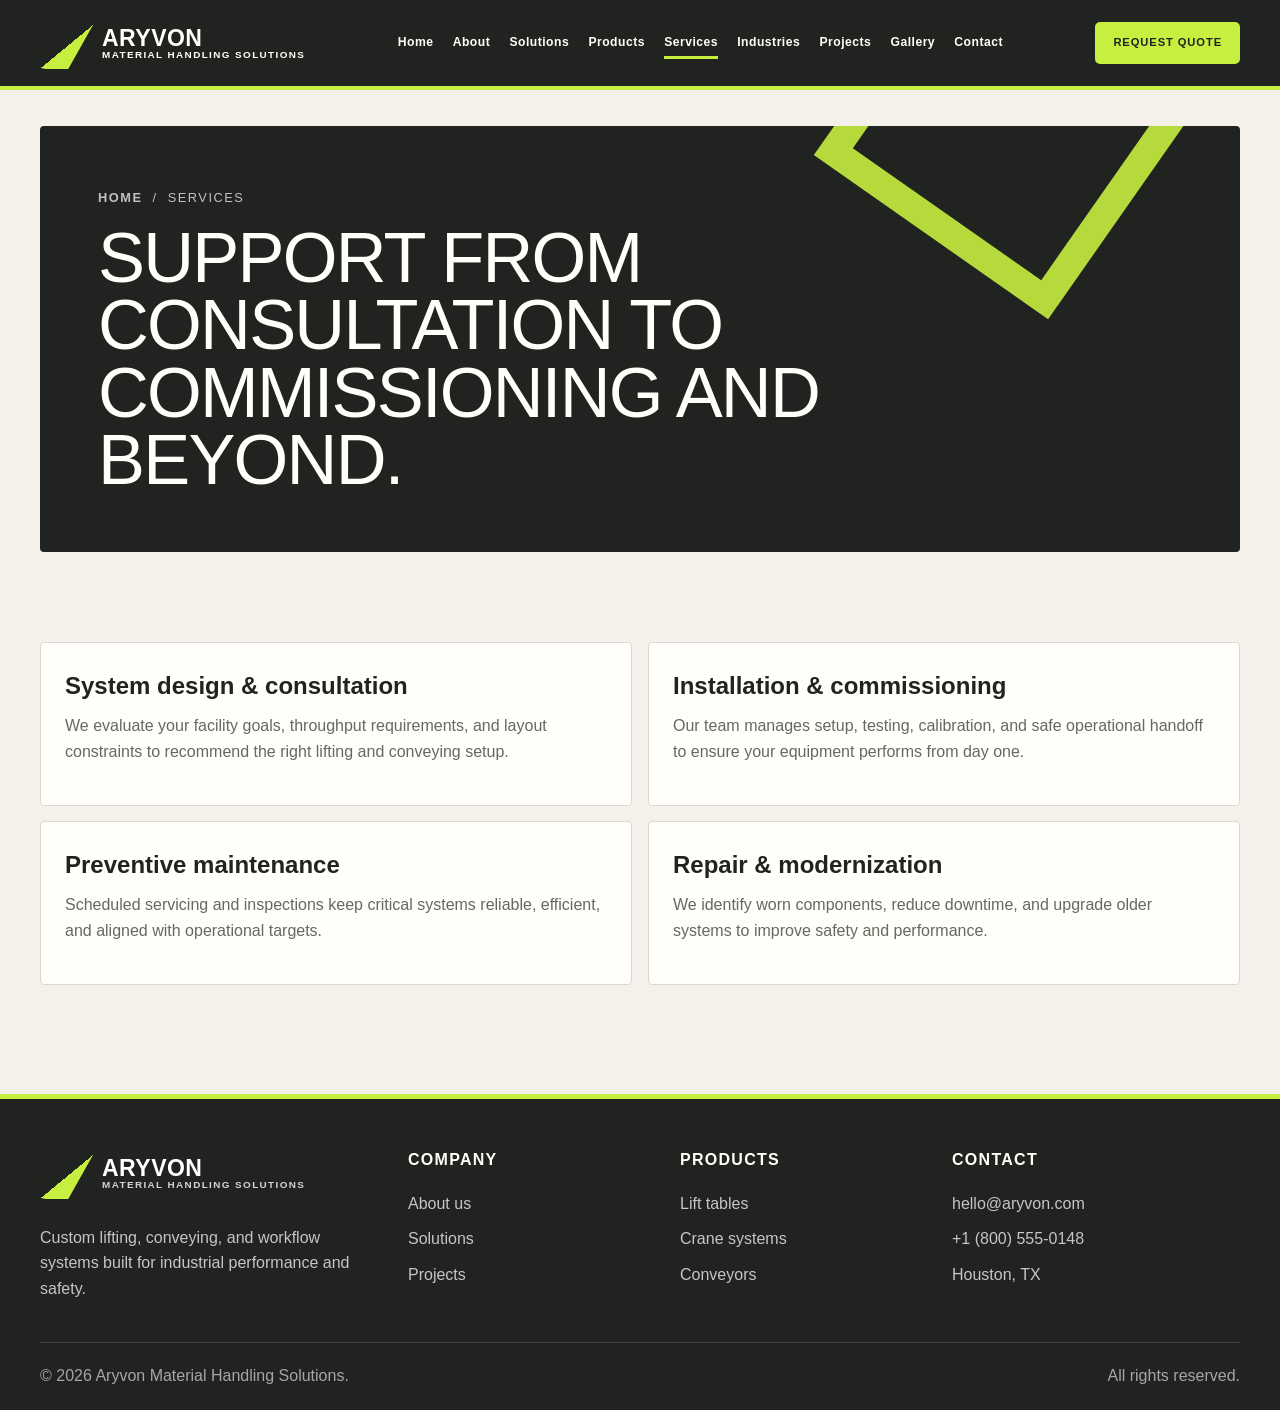
<file: services.html>
<!DOCTYPE html>
<html lang="en">
  <head>
    <meta charset="UTF-8" />
    <meta name="viewport" content="width=device-width, initial-scale=1.0" />
    <title>Services | Aryvon</title>
    <link rel="stylesheet" href="assets/css/styles.css" />
  </head>
  <body>
    <div class="site-shell">
      <header class="topbar">
        <div class="container topbar-inner">
          <a href="index.html" class="brand" aria-label="Aryvon home">
            <span class="brand-mark" aria-hidden="true"></span>
            <span class="brand-word">
              <strong>ARYVON</strong>
              <span>Material Handling Solutions</span>
            </span>
          </a>
          <nav class="nav" aria-label="Main navigation">
            <a href="index.html">Home</a>
            <a href="about.html">About</a>
            <a href="solutions.html">Solutions</a>
            <a href="products.html">Products</a>
            <a class="active" href="services.html">Services</a>
            <a href="industries.html">Industries</a>
            <a href="projects.html">Projects</a>
            <a href="gallery.html">Gallery</a>
            <a href="contact.html">Contact</a>
          </nav>
          <a class="btn btn--orange" href="quote.html">Request Quote</a>
          <button class="menu-toggle" type="button" aria-label="Toggle menu" aria-expanded="false">☰</button>
        </div>
      </header>

      <main>
        <section class="page-hero">
          <div class="container hero-box">
            <div class="breadcrumbs"><a href="index.html">Home</a> / <span>Services</span></div>
            <h1>Support from consultation to commissioning and beyond.</h1>
          </div>
        </section>

        <section class="section">
          <div class="container grid-2">
            <article class="card">
              <div class="content">
                <h3>System design & consultation</h3>
                <p>We evaluate your facility goals, throughput requirements, and layout constraints to recommend the right lifting and conveying setup.</p>
              </div>
            </article>
            <article class="card">
              <div class="content">
                <h3>Installation & commissioning</h3>
                <p>Our team manages setup, testing, calibration, and safe operational handoff to ensure your equipment performs from day one.</p>
              </div>
            </article>
            <article class="card">
              <div class="content">
                <h3>Preventive maintenance</h3>
                <p>Scheduled servicing and inspections keep critical systems reliable, efficient, and aligned with operational targets.</p>
              </div>
            </article>
            <article class="card">
              <div class="content">
                <h3>Repair & modernization</h3>
                <p>We identify worn components, reduce downtime, and upgrade older systems to improve safety and performance.</p>
              </div>
            </article>
          </div>
        </section>
      </main>

      <footer class="footer">
        <div class="container">
          <div class="footer-grid">
            <div>
              <div class="brand" aria-label="Aryvon home">
                <span class="brand-mark" aria-hidden="true"></span>
                <span class="brand-word">
                  <strong style="color: white;">ARYVON</strong>
                  <span style="color: rgba(255,255,255,.8);">Material Handling Solutions</span>
                </span>
              </div>
              <p style="margin-top: 18px; max-width: 320px;">Custom lifting, conveying, and workflow systems built for industrial performance and safety.</p>
            </div>
            <div>
              <h4>Company</h4>
              <ul class="footer-list">
                <li><a href="about.html">About us</a></li>
                <li><a href="solutions.html">Solutions</a></li>
                <li><a href="projects.html">Projects</a></li>
              </ul>
            </div>
            <div>
              <h4>Products</h4>
              <ul class="footer-list">
                <li><a href="products.html">Lift tables</a></li>
                <li><a href="products.html">Crane systems</a></li>
                <li><a href="products.html">Conveyors</a></li>
              </ul>
            </div>
            <div>
              <h4>Contact</h4>
              <ul class="footer-list">
                <li>hello@aryvon.com</li>
                <li>+1 (800) 555-0148</li>
                <li>Houston, TX</li>
              </ul>
            </div>
          </div>
          <div class="footer-bottom">
            <span>© <span id="year"></span> Aryvon Material Handling Solutions.</span>
            <span>All rights reserved.</span>
          </div>
        </div>
      </footer>
    </div>
    <script src="assets/js/script.js"></script>
  </body>
</html>
</file>
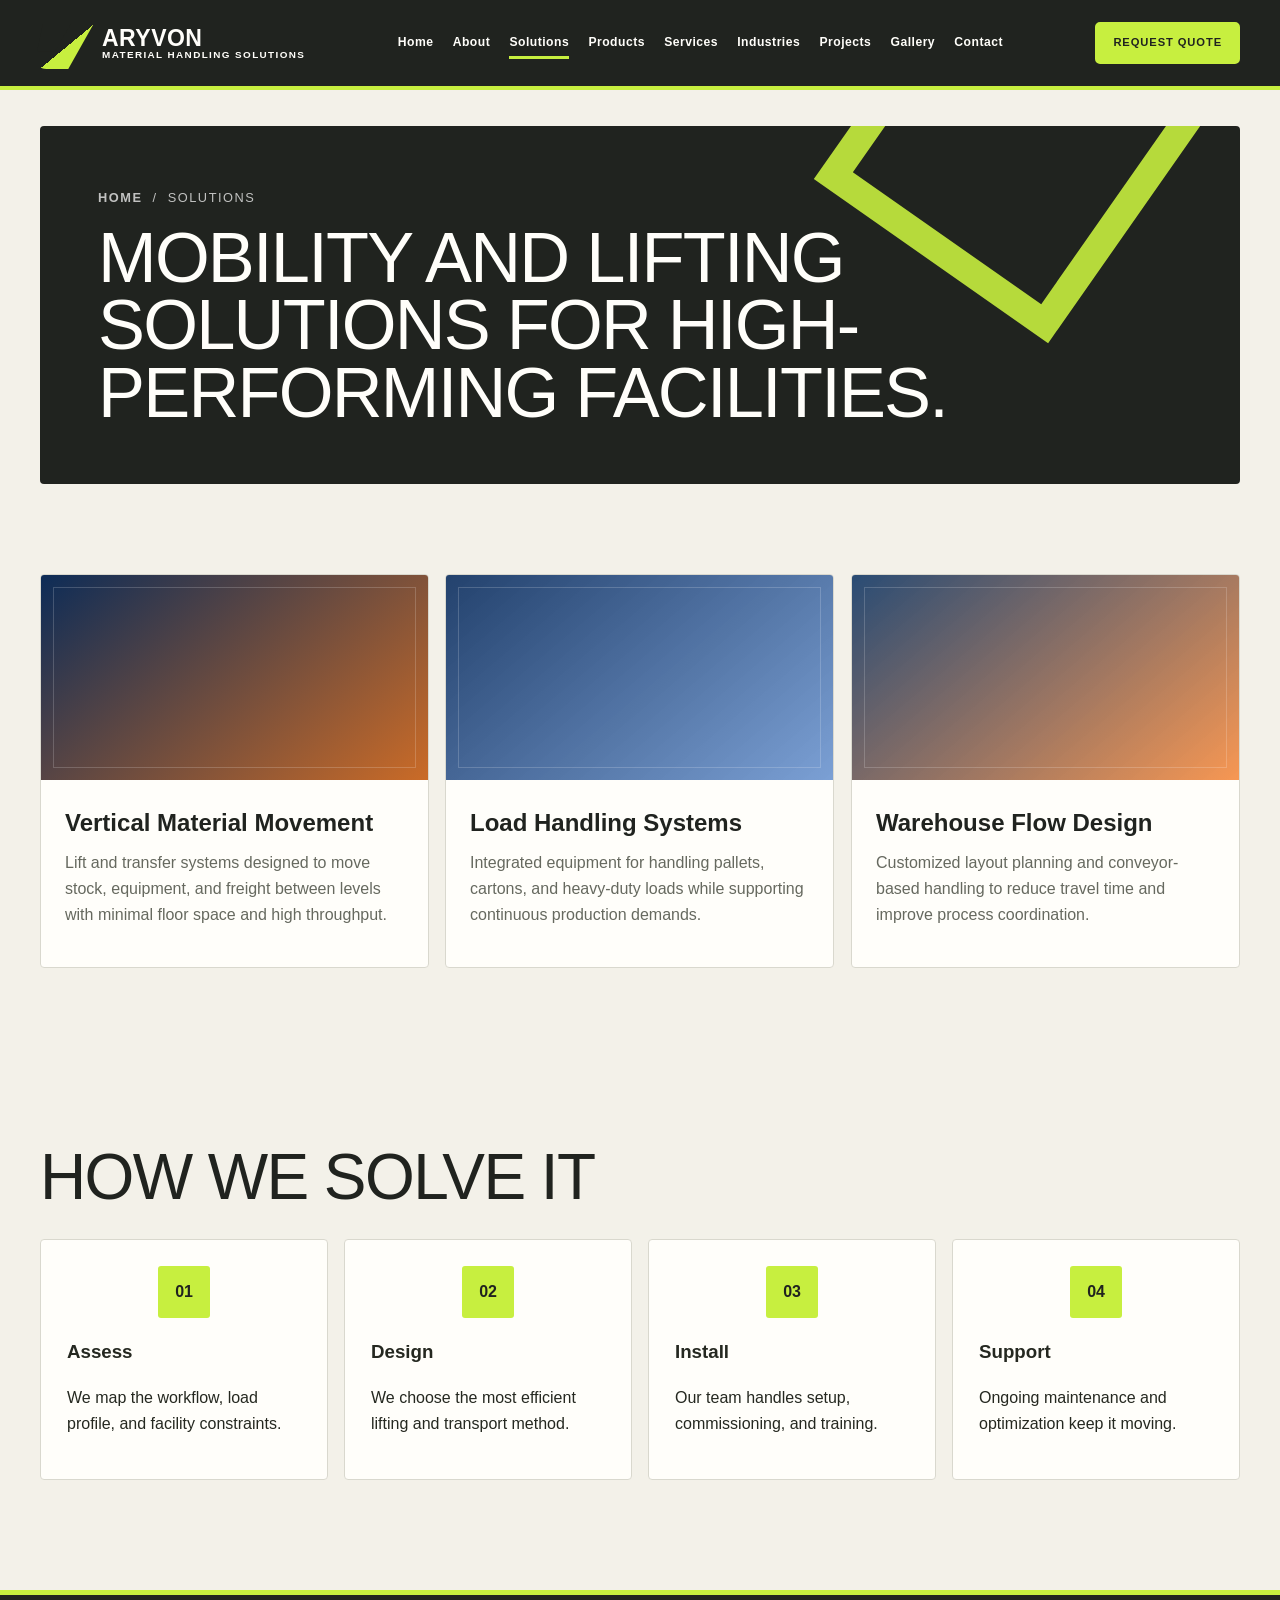
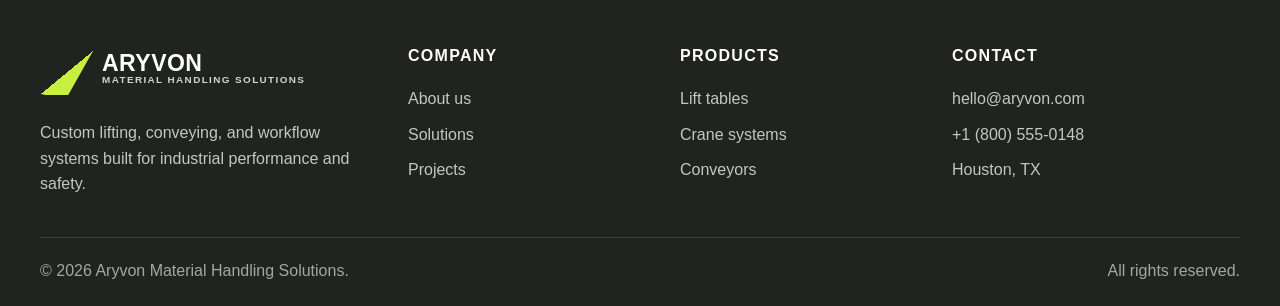
<file: solutions.html>
<!DOCTYPE html>
<html lang="en">
  <head>
    <meta charset="UTF-8" />
    <meta name="viewport" content="width=device-width, initial-scale=1.0" />
    <title>Solutions | Aryvon</title>
    <link rel="stylesheet" href="assets/css/styles.css" />
  </head>
  <body>
    <div class="site-shell">
      <header class="topbar">
        <div class="container topbar-inner">
          <a href="index.html" class="brand" aria-label="Aryvon home">
            <span class="brand-mark" aria-hidden="true"></span>
            <span class="brand-word">
              <strong>ARYVON</strong>
              <span>Material Handling Solutions</span>
            </span>
          </a>
          <nav class="nav" aria-label="Main navigation">
            <a href="index.html">Home</a>
            <a href="about.html">About</a>
            <a class="active" href="solutions.html">Solutions</a>
            <a href="products.html">Products</a>
            <a href="services.html">Services</a>
            <a href="industries.html">Industries</a>
            <a href="projects.html">Projects</a>
            <a href="gallery.html">Gallery</a>
            <a href="contact.html">Contact</a>
          </nav>
          <a class="btn btn--orange" href="quote.html">Request Quote</a>
          <button class="menu-toggle" type="button" aria-label="Toggle menu" aria-expanded="false">☰</button>
        </div>
      </header>

      <main>
        <section class="page-hero">
          <div class="container hero-box">
            <div class="breadcrumbs"><a href="index.html">Home</a> / <span>Solutions</span></div>
            <h1>Mobility and lifting solutions for high-performing facilities.</h1>
          </div>
        </section>

        <section class="section">
          <div class="container grid-3">
            <article class="card">
              <div class="media" aria-hidden="true"></div>
              <div class="content">
                <h3>Vertical Material Movement</h3>
                <p>Lift and transfer systems designed to move stock, equipment, and freight between levels with minimal floor space and high throughput.</p>
              </div>
            </article>
            <article class="card">
              <div class="media" aria-hidden="true" style="background: linear-gradient(140deg, rgba(11,45,93,0.9), rgba(86,133,202,0.78));"></div>
              <div class="content">
                <h3>Load Handling Systems</h3>
                <p>Integrated equipment for handling pallets, cartons, and heavy-duty loads while supporting continuous production demands.</p>
              </div>
            </article>
            <article class="card">
              <div class="media" aria-hidden="true" style="background: linear-gradient(140deg, rgba(18,56,101,0.9), rgba(245,125,41,0.8));"></div>
              <div class="content">
                <h3>Warehouse Flow Design</h3>
                <p>Customized layout planning and conveyor-based handling to reduce travel time and improve process coordination.</p>
              </div>
            </article>
          </div>
        </section>

        <section class="section">
          <div class="container">
            <div class="heading">
              <h2>How we solve it</h2>
            </div>
            <div class="process">
              <div class="process-step">
                <div class="num">01</div>
                <h3>Assess</h3>
                <p>We map the workflow, load profile, and facility constraints.</p>
              </div>
              <div class="process-step">
                <div class="num">02</div>
                <h3>Design</h3>
                <p>We choose the most efficient lifting and transport method.</p>
              </div>
              <div class="process-step">
                <div class="num">03</div>
                <h3>Install</h3>
                <p>Our team handles setup, commissioning, and training.</p>
              </div>
              <div class="process-step">
                <div class="num">04</div>
                <h3>Support</h3>
                <p>Ongoing maintenance and optimization keep it moving.</p>
              </div>
            </div>
          </div>
        </section>
      </main>

      <footer class="footer">
        <div class="container">
          <div class="footer-grid">
            <div>
              <div class="brand" aria-label="Aryvon home">
                <span class="brand-mark" aria-hidden="true"></span>
                <span class="brand-word">
                  <strong style="color: white;">ARYVON</strong>
                  <span style="color: rgba(255,255,255,.8);">Material Handling Solutions</span>
                </span>
              </div>
              <p style="margin-top: 18px; max-width: 320px;">Custom lifting, conveying, and workflow systems built for industrial performance and safety.</p>
            </div>
            <div>
              <h4>Company</h4>
              <ul class="footer-list">
                <li><a href="about.html">About us</a></li>
                <li><a href="solutions.html">Solutions</a></li>
                <li><a href="projects.html">Projects</a></li>
              </ul>
            </div>
            <div>
              <h4>Products</h4>
              <ul class="footer-list">
                <li><a href="products.html">Lift tables</a></li>
                <li><a href="products.html">Crane systems</a></li>
                <li><a href="products.html">Conveyors</a></li>
              </ul>
            </div>
            <div>
              <h4>Contact</h4>
              <ul class="footer-list">
                <li>hello@aryvon.com</li>
                <li>+1 (800) 555-0148</li>
                <li>Houston, TX</li>
              </ul>
            </div>
          </div>
          <div class="footer-bottom">
            <span>© <span id="year"></span> Aryvon Material Handling Solutions.</span>
            <span>All rights reserved.</span>
          </div>
        </div>
      </footer>
    </div>
    <script src="assets/js/script.js"></script>
  </body>
</html>
</file>
<file: assets/css/styles.css>
:root {
  --navy: #0b2d5d;
  --navy-deep: #071e3a;
  --navy-soft: #1a4277;
  --orange: #f57d29;
  --orange-soft: #ff9d4d;
  --cream: #f2f4f7;
  --white: #ffffff;
  --text: #1e2d3d;
  --muted: #5d6b7c;
  --line: #dfe7ee;
  --shadow: 0 18px 40px rgba(7, 30, 58, 0.12);
}

* { box-sizing: border-box; }

html { scroll-behavior: smooth; }

body {
  margin: 0;
  font-family: "Segoe UI", Arial, sans-serif;
  background: #e8ebee;
  color: var(--text);
  line-height: 1.6;
}

a { color: inherit; text-decoration: none; }

img { max-width: 100%; display: block; }

.container {
  width: min(1200px, calc(100% - 32px));
  margin: 0 auto;
}

.site-shell {
  background: rgba(255, 255, 255, 0.7);
  min-height: 100vh;
}

.topbar {
  background: rgba(255, 255, 255, 0.9);
  border-bottom: 1px solid var(--line);
  position: sticky;
  top: 0;
  z-index: 20;
  backdrop-filter: blur(10px);
}

.topbar-inner {
  display: flex;
  align-items: center;
  justify-content: space-between;
  gap: 10px;
  min-height: 78px;
  flex-wrap: nowrap;
}

.brand {
  display: inline-flex;
  align-items: center;
  gap: 10px;
  flex-shrink: 0;
}

.brand-mark {
  width: 52px;
  height: 52px;
  position: relative;
  display: inline-block;
}

.brand-mark::before,
.brand-mark::after {
  content: "";
  position: absolute;
  inset: 0;
}

.brand-mark::before {
  background: linear-gradient(135deg, var(--navy) 0%, var(--navy) 55%, var(--orange) 55%, var(--orange) 100%);
  clip-path: polygon(0 0, 100% 0, 65% 100%, 0 100%);
  border-radius: 12px 0 0 12px;
  transform: skew(-12deg);
}

.brand-mark::after {
  width: 55%;
  height: 55%;
  right: 6px;
  top: 6px;
  background: var(--white);
  clip-path: polygon(0 0, 100% 0, 62% 100%, 0 100%);
  transform: skew(-12deg);
}

.brand-word {
  display: flex;
  flex-direction: column;
  line-height: 1;
}

.brand-word strong {
  font-size: clamp(1.4rem, 1.8vw, 2.1rem);
  letter-spacing: 0.02em;
  font-weight: 900;
  color: var(--navy);
}

.brand-word span {
  font-size: 0.62rem;
  letter-spacing: 0.14em;
  text-transform: uppercase;
  color: var(--navy);
  font-weight: 700;
}

.nav {
  display: flex;
  align-items: center;
  justify-content: center;
  gap: 10px;
  flex: 1 1 auto;
  flex-wrap: nowrap;
  white-space: nowrap;
  overflow: hidden;
}

.nav a {
  color: var(--navy);
  font-size: 0.82rem;
  font-weight: 700;
  padding: 8px 0;
  position: relative;
  white-space: nowrap;
  flex-shrink: 0;
}

.nav a::after {
  content: "";
  position: absolute;
  left: 0;
  bottom: 2px;
  width: 100%;
  height: 3px;
  background: var(--orange);
  transform: scaleX(0);
  transform-origin: left;
  transition: transform 0.2s ease;
}

.nav a:hover::after,
.nav a.active::after {
  transform: scaleX(1);
}

.btn {
  display: inline-flex;
  align-items: center;
  justify-content: center;
  border: 2px solid var(--navy);
  background: var(--navy);
  color: var(--white);
  padding: 0.65rem 1rem;
  border-radius: 999px;
  font-weight: 800;
  letter-spacing: 0.04em;
  text-transform: uppercase;
  transition: 0.2s ease;
  box-shadow: var(--shadow);
  flex-shrink: 0;
  font-size: 0.7rem;
}

.btn:hover {
  transform: translateY(-2px);
}

.btn--ghost {
  background: transparent;
  color: var(--navy);
}

.btn--orange {
  background: var(--orange);
  border-color: var(--orange);
}

.menu-toggle {
  display: none;
  width: 48px;
  height: 48px;
  border-radius: 12px;
  border: 1px solid var(--line);
  background: var(--white);
}

.hero {
  padding: 48px 0 30px;
}

.hero-box {
  background: rgba(255,255,255,0.48);
  border: 1px solid rgba(22,48,90,0.12);
  border-radius: 28px;
  padding: clamp(28px, 4vw, 50px);
  box-shadow: var(--shadow);
}

.hero-standalone {
  display: grid;
  grid-template-columns: 1.1fr 0.9fr;
  gap: 42px;
  align-items: center;
}

.hero-kicker {
  display: inline-flex;
  align-items: center;
  gap: 10px;
  font-size: 0.75rem;
  font-weight: 800;
  letter-spacing: 0.2em;
  text-transform: uppercase;
  color: var(--orange);
}

.hero-kicker::before {
  content: "";
  width: 40px;
  height: 2px;
  background: var(--orange);
}

.hero h1 {
  font-size: clamp(2.8rem, 6vw, 6rem);
  line-height: 0.95;
  margin: 18px 0 18px;
  font-weight: 900;
  letter-spacing: -0.06em;
  color: var(--navy);
}

.hero h1 span {
  color: var(--orange);
}

.hero p {
  font-size: 1.1rem;
  color: var(--muted);
  max-width: 640px;
  margin: 0 0 22px;
}

.hero-actions {
  display: flex;
  flex-wrap: wrap;
  gap: 16px;
  margin-bottom: 28px;
}

.trust-row {
  display: flex;
  align-items: center;
  gap: 16px;
  flex-wrap: wrap;
  color: var(--muted);
  font-weight: 700;
}

.trust-row .mini-stat {
  display: flex;
  align-items: center;
  gap: 8px;
  padding: 10px 14px;
  border-radius: 999px;
  background: rgba(11, 45, 93, 0.04);
  border: 1px solid rgba(11,45,93,0.08);
}

.hero-visual {
  position: relative;
  min-height: 420px;
  display: flex;
  align-items: center;
  justify-content: center;
}

.hero-visual .big-word {
  font-size: clamp(4.5rem, 7vw, 9rem);
  font-weight: 900;
  letter-spacing: -0.08em;
  color: rgba(11,45,93,0.08);
  text-transform: uppercase;
  position: absolute;
  left: 10%;
  top: 60%;
  transform: translateY(-50%);
}

.brand-scene {
  position: relative;
  width: min(100%, 520px);
  aspect-ratio: 1.1;
  border-radius: 28px;
  padding: 22px;
  background: linear-gradient(135deg, rgba(11,45,93,0.04), rgba(245,125,41,0.1));
  border: 1px solid rgba(11,45,93,0.08);
  overflow: hidden;
}

.logo-hero {
  position: absolute;
  inset: 0;
  display: grid;
  place-items: center;
}

.logo-hero .icon {
  width: 80%;
  height: 80%;
  position: relative;
  filter: drop-shadow(0 18px 26px rgba(11,45,93,0.12));
}

.logo-hero .icon::before,
.logo-hero .icon::after {
  content: "";
  position: absolute;
  inset: 0;
}

.logo-hero .icon::before {
  background: linear-gradient(135deg, var(--navy) 0%, var(--navy) 52%, var(--orange) 52%, var(--orange) 100%);
  clip-path: polygon(0 30%, 42% 30%, 52% 0, 86% 0, 74% 100%, 0 100%);
  border-radius: 22px;
  transform: rotate(10deg);
}

.logo-hero .icon::after {
  inset: 15% 18% 12% 12%;
  background: rgba(255,255,255,0.25);
  clip-path: polygon(0 10%, 100% 10%, 64% 100%, 0 100%);
  transform: rotate(-18deg);
}

.logo-hero .sweep {
  position: absolute;
  width: 72%;
  height: 16px;
  background: rgba(255,255,255,0.9);
  border-radius: 999px;
  top: 50%;
  left: 16%;
  transform: rotate(-18deg) translateY(-50%);
  box-shadow: 0 0 0 1px rgba(11,45,93,0.12);
}

.feature-band {
  margin-top: 28px;
  display: grid;
  grid-template-columns: repeat(4, minmax(180px, 1fr));
  gap: 24px;
}

.feature-card {
  background: white;
  border: 1px solid var(--line);
  border-radius: 22px;
  padding: 24px 18px 20px;
  text-align: center;
  box-shadow: 0 8px 18px rgba(11,45,93,0.04);
}

.feature-icon {
  width: 84px;
  height: 84px;
  margin: 0 auto 10px;
  display: grid;
  place-items: center;
  border-radius: 18px;
  background: rgba(11,45,93,0.04);
  color: var(--navy);
  border: 1px solid rgba(11,45,93,0.08);
}

.feature-icon svg {
  width: 52px;
  height: 52px;
}

.feature-card h3 {
  margin: 0 0 8px;
  font-size: 1rem;
  letter-spacing: 0.18em;
  text-transform: uppercase;
  color: var(--navy);
}

.section {
  padding: 80px 0;
}

.heading {
  margin-bottom: 32px;
}

.heading h2 {
  margin: 0 0 10px;
  font-size: clamp(2.1rem, 3vw, 4rem);
  line-height: 1;
  letter-spacing: -0.05em;
  color: var(--navy);
}

.heading p {
  margin: 0;
  color: var(--muted);
  max-width: 720px;
}

.grid-3,
.grid-4,
.grid-2 {
  display: grid;
  gap: 24px;
}

.grid-3 { grid-template-columns: repeat(3, minmax(0, 1fr)); }
.grid-4 { grid-template-columns: repeat(4, minmax(0, 1fr)); }
.grid-2 { grid-template-columns: repeat(2, minmax(0, 1fr)); }

.card {
  background: var(--white);
  border: 1px solid var(--line);
  border-radius: 22px;
  overflow: hidden;
  box-shadow: 0 10px 26px rgba(11,45,93,0.04);
}

.card .media {
  min-height: 180px;
  background: linear-gradient(140deg, rgba(11,45,93,0.9), rgba(245,125,41,0.8));
  position: relative;
  display: grid;
  place-items: center;
  padding: 16px;
}

.card .media svg {
  width: 88%;
  height: 88%;
  display: block;
}

.card .media::before {
  content: "";
  position: absolute;
  inset: 18px;
  border-radius: 18px;
  border: 1px solid rgba(255,255,255,0.18);
}

.card .content {
  padding: 22px 20px 24px;
}

.card h3 {
  margin: 0 0 8px;
  font-size: 1.5rem;
  color: var(--navy);
}

.card p {
  margin: 0 0 16px;
  color: var(--muted);
}

.link-arrow {
  display: inline-flex;
  align-items: center;
  gap: 8px;
  font-weight: 800;
  color: var(--orange);
}

.link-arrow::after {
  content: "→";
  font-size: 1.2rem;
}

.stats {
  background: var(--navy);
  color: var(--white);
  border-radius: 26px;
  padding: 28px 24px;
}

.stats-grid {
  display: grid;
  grid-template-columns: repeat(4, minmax(0, 1fr));
  gap: 30px;
}

.stat-box {
  text-align: center;
}

.stat-box strong {
  display: block;
  font-size: clamp(2rem, 3vw, 3rem);
  margin-bottom: 8px;
  color: var(--orange);
}

.stat-box span {
  font-weight: 700;
  letter-spacing: 0.1em;
  text-transform: uppercase;
  color: rgba(255,255,255,0.8);
}

.quote-box {
  background: linear-gradient(135deg, rgba(11,45,93,0.96), rgba(17,69,124,0.96));
  border-radius: 28px;
  color: var(--white);
  padding: clamp(28px, 4vw, 50px);
  display: grid;
  grid-template-columns: 1.2fr 0.8fr;
  gap: 30px;
  align-items: center;
}

.quote-box h3 {
  font-size: clamp(2rem, 4vw, 3.2rem);
  margin: 0 0 16px;
  letter-spacing: -0.05em;
}

.quote-box p {
  margin: 0;
  color: rgba(255,255,255,0.8);
  max-width: 620px;
}

.page-hero {
  padding: 52px 0 20px;
}

.page-hero .hero-box {
  padding: 32px 28px;
}

.breadcrumbs {
  display: inline-flex;
  gap: 10px;
  align-items: center;
  font-size: 0.8rem;
  letter-spacing: 0.12em;
  text-transform: uppercase;
  color: var(--muted);
}

.breadcrumbs a { color: var(--navy); font-weight: 700; }

.page-hero h1 {
  margin: 14px 0 0;
  font-size: clamp(2.5rem, 5vw, 5rem);
  line-height: 0.96;
  letter-spacing: -0.06em;
  color: var(--navy);
}

.text-columns {
  display: grid;
  grid-template-columns: repeat(2, minmax(0, 1fr));
  gap: 22px;
}

.list-check {
  list-style: none;
  padding: 0;
  margin: 0;
}

.list-check li {
  position: relative;
  padding-left: 32px;
  margin-bottom: 14px;
  color: var(--text);
  font-weight: 600;
}

.list-check li::before {
  content: "✓";
  position: absolute;
  left: 0;
  top: -1px;
  color: var(--orange);
  font-weight: 900;
}

.value-grid {
  display: grid;
  grid-template-columns: repeat(4, minmax(0, 1fr));
  gap: 22px;
}

.value-card {
  background: var(--white);
  border: 1px solid var(--line);
  border-radius: 20px;
  padding: 28px 18px 22px;
  text-align: center;
}

.value-card .icon-wrap {
  width: 72px;
  height: 72px;
  margin: 0 auto 16px;
  border-radius: 18px;
  display: grid;
  place-items: center;
  background: rgba(245,125,41,0.08);
  color: var(--navy);
}

.value-card h3 {
  margin: 0;
  letter-spacing: 0.12em;
  text-transform: uppercase;
  font-size: 0.9rem;
  color: var(--navy);
}

.team-grid {
  display: grid;
  grid-template-columns: repeat(3, minmax(0, 1fr));
  gap: 22px;
}

.person {
  background: var(--white);
  border: 1px solid var(--line);
  border-radius: 22px;
  overflow: hidden;
}

.person .avatar {
  height: 220px;
  background: linear-gradient(135deg, rgba(11,45,93,0.9), rgba(245,125,41,0.8));
  position: relative;
}

.person .avatar::before {
  content: "";
  position: absolute;
  width: 110px;
  height: 110px;
  border-radius: 50%;
  background: rgba(255,255,255,0.26);
  left: 50%;
  top: 24px;
  transform: translateX(-50%);
}

.person .avatar::after {
  content: "";
  position: absolute;
  width: 140px;
  height: 80px;
  border-radius: 80px 80px 0 0;
  background: rgba(255,255,255,0.16);
  left: 50%;
  bottom: 18px;
  transform: translateX(-50%);
}

.person .meta {
  padding: 20px;
}

.person h3 { margin: 0 0 4px; color: var(--navy); }

.person span { color: var(--orange); font-weight: 700; }

.form-grid {
  display: grid;
  grid-template-columns: 1.1fr 0.9fr;
  gap: 30px;
}

.form-card {
  background: var(--white);
  border: 1px solid var(--line);
  border-radius: 24px;
  padding: 28px;
  box-shadow: 0 10px 26px rgba(11,45,93,0.04);
}

.form-grid form {
  display: grid;
  grid-template-columns: repeat(2, minmax(0, 1fr));
  gap: 18px;
}

.form-grid .full {
  grid-column: 1 / -1;
}

label {
  display: block;
  font-size: 0.8rem;
  letter-spacing: 0.08em;
  text-transform: uppercase;
  color: var(--navy);
  font-weight: 800;
  margin-bottom: 8px;
}

input, select, textarea {
  width: 100%;
  border: 1px solid var(--line);
  border-radius: 12px;
  padding: 0.9rem 1rem;
  background: #f9fbfd;
  font: inherit;
  color: var(--text);
}

textarea { min-height: 150px; resize: vertical; }

.contact-list {
  display: grid;
  gap: 18px;
}

.contact-item {
  display: flex;
  gap: 16px;
  align-items: flex-start;
  background: rgba(11,45,93,0.03);
  border: 1px solid var(--line);
  border-radius: 18px;
  padding: 18px 16px;
}

.contact-item .icon-wrap {
  width: 48px;
  height: 48px;
  border-radius: 14px;
  background: rgba(245,125,41,0.1);
  display: grid;
  place-items: center;
  color: var(--orange);
}

.contact-item strong {
  display: block;
  color: var(--navy);
  margin-bottom: 2px;
}

.project-grid {
  display: grid;
  grid-template-columns: repeat(3, minmax(0, 1fr));
  gap: 22px;
}

.project-card {
  background: var(--white);
  border: 1px solid var(--line);
  border-radius: 22px;
  overflow: hidden;
}

.project-card .thumb {
  height: 220px;
  background: linear-gradient(135deg, rgba(11,45,93,0.95), rgba(245,125,41,0.8));
  position: relative;
}

.project-card .thumb::before {
  content: "";
  position: absolute;
  inset: 18px;
  border: 1px solid rgba(255,255,255,0.22);
  border-radius: 18px;
}

.project-card .meta {
  padding: 22px;
}

.project-card .meta small {
  display: block;
  margin-bottom: 8px;
  text-transform: uppercase;
  letter-spacing: 0.12em;
  color: var(--orange);
  font-weight: 700;
}

.gallery-grid {
  display: grid;
  grid-template-columns: repeat(3, minmax(0, 1fr));
  gap: 22px;
}

.gallery-item {
  background: var(--white);
  border: 1px solid var(--line);
  border-radius: 22px;
  overflow: hidden;
}

.gallery-image {
  height: 220px;
  background: linear-gradient(135deg, rgba(11,45,93,0.86), rgba(15,96,170,0.72), rgba(245,125,41,0.8));
  background-size: cover;
  background-position: center;
  position: relative;
}

.gallery-image::before {
  content: "";
  position: absolute;
  inset: 16px;
  border-radius: 18px;
  border: 1px solid rgba(255,255,255,0.18);
}

.gallery-toolbar {
  display: flex;
  justify-content: flex-end;
  gap: 12px;
  margin-bottom: 20px;
  flex-wrap: wrap;
}

.gallery-item figcaption {
  padding: 14px 18px 20px;
  font-weight: 700;
  color: var(--navy);
}

.process {
  display: grid;
  grid-template-columns: repeat(4, minmax(0, 1fr));
  gap: 22px;
}

.process-step {
  background: var(--white);
  border: 1px solid var(--line);
  border-radius: 20px;
  padding: 26px 18px;
  text-align: center;
}

.process-step .num {
  width: 52px;
  height: 52px;
  margin: 0 auto 18px;
  border-radius: 14px;
  background: rgba(245,125,41,0.12);
  color: var(--orange);
  display: grid;
  place-items: center;
  font-weight: 800;
}

.footer {
  background: #0c1f3d;
  color: rgba(255,255,255,0.82);
  padding: 48px 0 22px;
  margin-top: 40px;
}

.footer-grid {
  display: grid;
  grid-template-columns: 1.4fr 1fr 1fr 1.2fr;
  gap: 32px;
}

.footer h4 {
  margin: 0 0 18px;
  color: var(--white);
  font-size: 1rem;
  text-transform: uppercase;
  letter-spacing: 0.08em;
}

.footer p,
.footer a,
.footer li {
  color: rgba(255,255,255,0.74);
}

.footer-list {
  list-style: none;
  padding: 0;
  margin: 0;
  display: grid;
  gap: 10px;
}

.footer-bottom {
  margin-top: 24px;
  padding-top: 20px;
  border-top: 1px solid rgba(255,255,255,0.12);
  display: flex;
  justify-content: space-between;
  gap: 16px;
  flex-wrap: wrap;
  color: rgba(255,255,255,0.6);
}

@media (max-width: 980px) {
  .hero-standalone,
  .quote-box,
  .form-grid,
  .grid-2,
  .text-columns {
    grid-template-columns: 1fr;
  }

  .grid-3,
  .grid-4,
  .team-grid,
  .project-grid,
  .gallery-grid,
  .value-grid,
  .stats-grid,
  .process,
  .footer-grid,
  .feature-band {
    grid-template-columns: repeat(2, minmax(0, 1fr));
  }

  .nav {
    position: absolute;
    top: 82px;
    right: 16px;
    left: 16px;
    display: none;
    flex-direction: column;
    align-items: flex-start;
    background: rgba(255,255,255,0.98);
    border: 1px solid var(--line);
    border-radius: 16px;
    padding: 18px 16px;
    box-shadow: var(--shadow);
  }

  .nav.nav-open {
    display: flex;
  }

  .menu-toggle {
    display: inline-grid;
    place-items: center;
  }
}

@media (max-width: 640px) {
  .topbar-inner {
    min-height: 72px;
  }

  .brand-word strong {
    font-size: 1.5rem;
  }

  .brand-word span {
    letter-spacing: 0.1em;
  }

  .grid-3,
  .grid-4,
  .team-grid,
  .project-grid,
  .gallery-grid,
  .value-grid,
  .stats-grid,
  .process,
  .feature-band,
  .footer-grid {
    grid-template-columns: 1fr;
  }

  .form-grid form {
    grid-template-columns: 1fr;
  }

  .hero-actions {
    flex-direction: column;
    align-items: stretch;
  }

  .btn {
    width: 100%;
  }
}

@media (max-width: 1200px) {
  .topbar-inner {
    position: relative;
  }

  .nav {
    position: absolute;
    top: 90px;
    right: 16px;
    left: 16px;
    display: none;
    flex-direction: column;
    align-items: flex-start;
    background: var(--navy);
    border: 1px solid rgba(255, 255, 255, 0.18);
    border-radius: 4px;
    padding: 18px 16px;
    box-shadow: var(--shadow);
  }

  .nav.nav-open {
    display: flex;
  }

  .menu-toggle {
    display: inline-grid;
    place-items: center;
    flex-shrink: 0;
  }
}

.home-page .topbar {
  position: relative;
}

.home-utility {
  background: var(--orange);
  color: var(--navy);
  font-size: 0.72rem;
  font-weight: 800;
  letter-spacing: 0.12em;
  text-transform: uppercase;
}

.home-utility-inner {
  display: flex;
  justify-content: space-between;
  gap: 20px;
  padding: 8px 0;
}

.home-utility-inner a {
  font-weight: 900;
}

.home-utility-inner a span {
  margin-left: 8px;
}

.home-header-cta {
  gap: 10px;
}

.home-hero {
  padding: clamp(38px, 6vw, 78px) 0;
}

.home-hero-grid {
  display: grid;
  grid-template-columns: 0.88fr 1.12fr;
  min-height: 560px;
  background: var(--white);
}

.home-hero-copy {
  align-self: center;
  padding: clamp(30px, 5vw, 68px);
}

.home-eyebrow {
  display: flex;
  align-items: center;
  gap: 12px;
  margin: 0 0 22px;
  color: var(--muted);
  font-size: 0.72rem;
  font-weight: 800;
  letter-spacing: 0.16em;
  text-transform: uppercase;
}

.home-eyebrow > span {
  width: 28px;
  height: 4px;
  background: var(--orange);
}

.home-hero h1 {
  margin: 0;
  color: var(--navy);
  font-family: Impact, "Arial Narrow", sans-serif;
  font-size: clamp(4rem, 7.4vw, 7.4rem);
  font-weight: 500;
  letter-spacing: -0.035em;
  line-height: 0.83;
  text-transform: uppercase;
}

.home-hero h1 em {
  color: #718c1e;
  font-style: normal;
}

.home-hero-copy .home-intro {
  max-width: 530px;
  margin: 26px 0;
  color: var(--muted);
  font-size: 1.05rem;
}

.home-intro.section {
  margin: 0;
  padding: 32px 0 0;
}

.home-intro.section .home-intro-grid {
  background: linear-gradient(180deg, rgba(11,45,93,0.03), rgba(11,45,93,0.01));
  border: 1px solid var(--line);
  border-radius: 28px;
  padding: clamp(24px, 3vw, 42px);
  box-shadow: 0 18px 32px rgba(11,45,93,0.05);
}

.home-hero-actions {
  display: flex;
  align-items: center;
  flex-wrap: wrap;
  gap: 20px;
}

.home-text-link {
  display: inline-flex;
  align-items: center;
  gap: 12px;
  color: var(--navy);
  font-weight: 800;
}

.home-text-link span {
  font-size: 1.35rem;
  transition: transform 0.2s ease;
}

.home-text-link:hover span {
  transform: translateX(4px);
}

.home-proof {
  display: grid;
  gap: 2px;
  margin-top: 48px;
  padding-top: 18px;
  border-top: 1px solid var(--line);
  font-size: 0.9rem;
}

.home-proof strong {
  color: var(--navy);
}

.home-proof span {
  color: var(--muted);
}

.home-hero-art {
  position: relative;
  display: flex;
  align-items: center;
  min-height: 500px;
  overflow: hidden;
  background: #252a24;
  box-shadow: 0 32px 68px rgba(20, 22, 19, 0.22);
  transform: perspective(1200px) rotateX(var(--hero-tilt-x, 0deg)) rotateY(var(--hero-tilt-y, 0deg));
  transform-style: preserve-3d;
  transition: transform 180ms ease-out, box-shadow 220ms ease, background-position 220ms ease;
  background-image: radial-gradient(ellipse at var(--hero-glow-x, 50%) var(--hero-glow-y, 45%), rgba(199, 239, 63, 0.16), transparent 54%);
  background-repeat: no-repeat;
  background-size: 100% 100%;
}

.home-hero-art.is-pointer-tilting {
  will-change: transform;
  box-shadow: 0 42px 82px rgba(20, 22, 19, 0.3);
}

.home-hero-art::before {
  position: absolute;
  inset: 8% 7%;
  border: 1px solid rgba(255, 255, 255, 0.13);
  content: "";
  transform: translateZ(12px);
}

.home-hero-art svg {
  position: relative;
  width: 100%;
  height: auto;
  transform: translateZ(32px);
  animation: home-scene-float 6s ease-in-out infinite;
}

.home-flow-route {
  stroke-dasharray: 2 20;
  stroke-dashoffset: 0;
  stroke-linecap: round;
  animation: home-flow-move 1.8s linear infinite;
}

.home-flow-route-reverse {
  animation-direction: reverse;
  animation-delay: -0.9s;
}

.home-art-label,
.home-art-caption {
  position: absolute;
  z-index: 2;
  color: var(--white);
  transform: translateZ(42px);
}

.home-art-label {
  top: 7%;
  left: 10%;
  display: flex;
  gap: 14px;
  align-items: center;
  color: rgba(255, 255, 255, 0.8);
  font-size: 0.67rem;
  font-weight: 800;
  letter-spacing: 0.14em;
}

.home-art-label span {
  color: var(--orange);
}

.home-art-float-tag {
  position: absolute;
  top: 16%;
  right: 10%;
  z-index: 2;
  display: inline-flex;
  align-items: center;
  gap: 9px;
  padding: 10px 13px;
  border: 1px solid rgba(255, 255, 255, 0.18);
  background: rgba(20, 22, 19, 0.76);
  box-shadow: 0 12px 26px rgba(0, 0, 0, 0.22);
  color: var(--white);
  font-size: 0.58rem;
  font-weight: 800;
  letter-spacing: 0.11em;
  transform: translateZ(58px);
  animation: home-tag-float 4s ease-in-out infinite;
}

.home-art-float-tag span {
  width: 8px;
  height: 8px;
  border-radius: 50%;
  background: var(--orange);
  box-shadow: 0 0 0 4px rgba(199, 239, 63, 0.16);
}

.home-art-caption {
  right: 10%;
  bottom: 8%;
  display: grid;
  text-align: right;
}

.home-art-caption strong {
  font-size: 1.1rem;
}

.home-art-caption span {
  color: rgba(255, 255, 255, 0.7);
  font-size: 0.85rem;
}

.home-capabilities {
  background: var(--navy);
  color: var(--white);
}

.home-capability-row {
  display: grid;
  grid-template-columns: 1fr repeat(4, 1fr);
  align-items: stretch;
}

.home-capability-intro,
.home-capability-row a {
  display: flex;
  align-items: center;
  min-height: 82px;
  padding: 16px 20px;
  border-right: 1px solid rgba(255, 255, 255, 0.16);
}

.home-capability-intro {
  color: var(--orange);
  font-size: 0.72rem;
  font-weight: 800;
  letter-spacing: 0.12em;
  text-transform: uppercase;
}

.home-capability-row a {
  gap: 10px;
  font-size: 0.83rem;
  font-weight: 700;
  transition: background 0.2s ease;
}

.home-capability-row a:hover {
  background: rgba(255, 255, 255, 0.08);
}

.home-capability-row a span {
  color: var(--orange);
  font-size: 0.68rem;
}

.home-capability-row a b {
  margin-left: auto;
  color: var(--orange);
}

.home-intro-grid {
  display: grid;
  grid-template-columns: 0.55fr 1.4fr 0.7fr;
  gap: clamp(24px, 5vw, 76px);
  align-items: start;
}

.home-section-label {
  display: flex;
  gap: 16px;
  padding-top: 12px;
  color: var(--muted);
  font-size: 0.72rem;
  font-weight: 800;
  letter-spacing: 0.13em;
  text-transform: uppercase;
}

.home-section-label span:first-child {
  color: #718c1e;
}

.home-intro-grid h2,
.home-offer-heading h2,
.home-method-heading h2,
.home-final-cta h2 {
  margin: 0;
  color: var(--navy);
  font-family: Impact, "Arial Narrow", sans-serif;
  font-size: clamp(2.7rem, 4.6vw, 4.8rem);
  font-weight: 500;
  letter-spacing: -0.02em;
  line-height: 0.96;
  text-transform: uppercase;
}

.home-lead {
  max-width: 670px;
  margin: 24px 0;
  color: var(--muted);
  font-size: 1.15rem;
}

.home-intro-note {
  align-self: stretch;
  padding: 24px;
  border-left: 1px solid var(--line);
  background: rgba(11,45,93,0.02);
  border-radius: 20px;
}

.home-note-mark {
  display: inline-grid;
  width: 52px;
  height: 52px;
  place-items: center;
  background: var(--orange);
  color: var(--navy);
  font-family: Impact, sans-serif;
  font-size: 1.9rem;
  border-radius: 14px;
}

.home-intro-note p {
  color: var(--navy);
  font-weight: 800;
  line-height: 1.8;
  font-size: 1.1rem;
}

.home-offer {
  background: #e8e7dd;
}

.home-offer-heading {
  display: flex;
  justify-content: space-between;
  align-items: end;
  gap: 24px;
  margin-bottom: 34px;
}

.home-offer-heading h2 {
  max-width: 620px;
}

.home-offer-layout {
  display: grid;
  grid-template-columns: 1.1fr 0.9fr;
  gap: 16px;
}

.home-offer-feature,
.home-offer-small {
  display: block;
  position: relative;
  padding: 28px;
  background: var(--white);
  color: var(--navy);
  box-shadow: 0 10px 26px rgba(32, 35, 31, 0.06);
  transform: perspective(1000px) translateY(0) rotateX(0deg);
  transform-style: preserve-3d;
  transition: transform 260ms ease, box-shadow 260ms ease, border-color 260ms ease;
}

.home-offer-feature:hover,
.home-offer-feature:focus-visible,
.home-offer-small:hover,
.home-offer-small:focus-visible {
  box-shadow: 0 26px 48px rgba(32, 35, 31, 0.18);
  transform: perspective(1000px) translateY(-8px) rotateX(2deg);
}

.home-offer-feature:focus-visible,
.home-offer-small:focus-visible {
  outline: 2px solid var(--orange);
  outline-offset: 4px;
}

.home-offer-feature {
  min-height: 510px;
  overflow: hidden;
}

.home-offer-number {
  position: relative;
  z-index: 2;
  color: #718c1e;
  font-size: 0.67rem;
  font-weight: 900;
  letter-spacing: 0.14em;
}

.home-offer-graphic {
  position: relative;
  height: 290px;
  margin: 12px 0 10px;
  overflow: hidden;
  background: #e9eadf;
}

.home-lift {
  position: absolute;
  left: 16%;
  bottom: 13%;
  width: 68%;
  height: 44%;
  background: var(--navy);
  transform: skewY(-11deg);
}

.home-lift::before,
.home-lift::after,
.home-lift i {
  position: absolute;
  display: block;
  content: "";
}

.home-lift::before {
  top: 15%;
  left: 13%;
  width: 74%;
  height: 14%;
  background: var(--orange);
}

.home-lift::after {
  top: 46%;
  left: 13%;
  width: 74%;
  height: 14%;
  background: var(--orange);
}

.home-lift i {
  top: 18%;
  width: 9%;
  height: 75%;
  background: #aebd80;
  transform: skewY(24deg);
}

.home-lift i:nth-child(1) { left: 20%; }
.home-lift i:nth-child(2) { left: 42%; }
.home-lift i:nth-child(3) { left: 64%; }
.home-lift i:nth-child(4) { left: 86%; }

.home-load {
  position: absolute;
  top: 15%;
  right: 20%;
  width: 24%;
  height: 24%;
  border: 9px solid var(--navy);
  border-bottom: 0;
}

.home-load::before {
  position: absolute;
  left: 45%;
  bottom: -28px;
  height: 28px;
  border-left: 7px solid var(--navy);
  content: "";
}

.home-offer-title {
  display: flex;
  justify-content: space-between;
  align-items: baseline;
  gap: 12px;
}

.home-offer-title h3 {
  margin: 0;
  font-size: 1.35rem;
}

.home-offer-title > span {
  color: #718c1e;
  font-size: 1.4rem;
}

.home-offer-feature p,
.home-offer-small p {
  max-width: 520px;
  margin: 8px 0 0;
  color: var(--muted);
}

.home-offer-stack {
  display: grid;
  grid-template-rows: 1fr 1fr;
  gap: 16px;
}

.home-offer-small {
  min-height: 246px;
  overflow: hidden;
}

.home-mini-illustration {
  position: absolute;
  top: 45px;
  right: 9%;
  width: 38%;
  height: 95px;
  border-bottom: 9px solid var(--navy);
  transform: skewY(-13deg);
}

.home-mini-illustration i {
  position: absolute;
  top: 38%;
  width: 24%;
  height: 48%;
  background: var(--orange);
}

.home-mini-illustration i:nth-child(1) { left: 7%; }
.home-mini-illustration i:nth-child(2) { left: 38%; }
.home-mini-illustration i:nth-child(3) { left: 69%; }

.home-offer-small .home-offer-title,
.home-offer-small p {
  position: relative;
  z-index: 1;
  max-width: 70%;
}

.home-offer-small--dark {
  background: var(--navy);
  color: var(--white);
}

.home-offer-small--dark p {
  color: rgba(255, 255, 255, 0.72);
}

.home-offer-small--dark .home-offer-number,
.home-offer-small--dark .home-offer-title > span {
  color: var(--orange);
}

.home-offer-small--dark .home-offer-title {
  margin-top: 40px;
}

.home-service-stamp {
  position: absolute;
  top: 32px;
  right: 9%;
  display: grid;
  width: 98px;
  height: 98px;
  place-content: center;
  border: 2px solid var(--orange);
  border-radius: 50%;
  color: var(--orange);
  font-size: 0.78rem;
  font-weight: 900;
  line-height: 1.1;
  text-align: center;
  transform: rotate(12deg);
}

.home-method-grid {
  display: grid;
  grid-template-columns: 0.8fr 1.2fr;
  gap: clamp(34px, 8vw, 120px);
}

.home-method-heading > p:not(.home-eyebrow) {
  max-width: 400px;
  margin: 20px 0 26px;
  color: var(--muted);
}

.home-steps {
  list-style: none;
  padding: 0;
  margin: 0;
  border-top: 1px solid var(--line);
}

.home-steps li {
  display: grid;
  grid-template-columns: 56px 1fr;
  gap: 20px;
  padding: 22px 0;
  border-bottom: 1px solid var(--line);
}

.home-steps li > span {
  color: #718c1e;
  font-size: 0.76rem;
  font-weight: 900;
}

.home-steps h3 {
  margin: 0 0 4px;
  color: var(--navy);
  font-size: 1.2rem;
}

.home-steps p {
  margin: 0;
  color: var(--muted);
}

.home-final-cta {
  padding: clamp(48px, 7vw, 84px) 0;
  background: var(--orange);
}

.home-final-cta-inner {
  display: flex;
  justify-content: space-between;
  align-items: center;
  gap: 32px;
}

.home-final-cta .home-eyebrow {
  color: var(--navy);
}

.home-final-cta .home-eyebrow > span {
  background: var(--navy);
}

.home-final-cta h2 {
  max-width: 700px;
}

.home-final-cta .btn {
  flex-shrink: 0;
  border-color: var(--navy);
  background: var(--navy);
  color: var(--white);
}

@media (max-width: 980px) {
  .home-hero-grid,
  .home-intro-grid,
  .home-offer-layout,
  .home-method-grid {
    grid-template-columns: 1fr;
  }

  .home-hero-art {
    min-height: 420px;
  }

  .home-capability-row {
    grid-template-columns: repeat(2, 1fr);
  }

  .home-capability-intro,
  .home-capability-row a {
    min-height: 68px;
    border-bottom: 1px solid rgba(255, 255, 255, 0.16);
  }

  .home-section-label {
    padding: 0;
  }

  .home-intro-note {
    display: flex;
    align-items: center;
    gap: 20px;
    padding: 20px 0 0;
    border-top: 1px solid var(--line);
    border-left: 0;
  }

  .home-intro-note p {
    margin: 0;
  }

  .home-offer-feature {
    min-height: 440px;
  }

  .home-final-cta-inner {
    align-items: flex-start;
    flex-direction: column;
  }
}

@media (max-width: 640px) {
  .topbar-inner > .btn {
    display: none;
  }

  .topbar-inner .menu-toggle {
    flex-shrink: 0;
  }

  .home-utility-inner {
    font-size: 0.6rem;
    letter-spacing: 0.06em;
  }

  .home-hero {
    padding: 20px 0 0;
  }

  .home-hero-copy {
    padding: 30px 22px;
  }

  .home-hero h1 {
    font-size: clamp(3.7rem, 16vw, 5.5rem);
  }

  .home-hero-art {
    min-height: 300px;
  }

  .home-art-label {
    font-size: 0.55rem;
  }

  .home-art-caption {
    bottom: 5%;
  }

  .home-capability-row {
    grid-template-columns: 1fr;
  }

  .home-capability-intro,
  .home-capability-row a {
    min-height: 54px;
    padding: 12px 6px;
    border-right: 0;
  }

  .home-offer-heading {
    align-items: flex-start;
    flex-direction: column;
  }

  .home-offer-feature,
  .home-offer-small {
    padding: 20px;
  }

  .home-offer-feature {
    min-height: 390px;
  }

  .home-offer-graphic {
    height: 220px;
  }

  .home-offer-stack {
    grid-template-rows: auto auto;
  }

  .home-offer-small {
    min-height: 235px;
  }

  .home-offer-small .home-offer-title,
  .home-offer-small p {
    max-width: 100%;
  }

  .home-mini-illustration {
    top: 75px;
    right: 10%;
    opacity: 0.22;
  }

  .home-service-stamp {
    top: 50px;
    opacity: 0.6;
  }

  .home-offer-small--dark .home-offer-title {
    margin-top: 48px;
  }

  .home-steps li {
    grid-template-columns: 36px 1fr;
    gap: 12px;
  }
}

.home-page.motion-ready [data-reveal] {
  opacity: 0;
  translate: 0 24px;
  transition: opacity 700ms ease, translate 700ms cubic-bezier(0.2, 0.7, 0.2, 1);
}

.home-page.motion-ready [data-reveal].is-visible {
  opacity: 1;
  translate: 0 0;
}

.home-page.motion-ready .home-steps li[data-reveal]:nth-child(2) { transition-delay: 90ms; }
.home-page.motion-ready .home-steps li[data-reveal]:nth-child(3) { transition-delay: 180ms; }
.home-page.motion-ready .home-steps li[data-reveal]:nth-child(4) { transition-delay: 270ms; }

@keyframes home-scene-float {
  0%, 100% { translate: 0 0; }
  50% { translate: 0 -7px; }
}

@keyframes home-tag-float {
  0%, 100% { translate: 0 0; }
  50% { translate: 0 -6px; }
}

@keyframes home-flow-move {
  to { stroke-dashoffset: -44; }
}

@media (prefers-reduced-motion: reduce) {
  *,
  *::before,
  *::after {
    scroll-behavior: auto !important;
    animation-duration: 0.01ms !important;
    animation-iteration-count: 1 !important;
    transition-duration: 0.01ms !important;
  }
}

.site-shell main .is-3d-card {
  transform: perspective(1000px) rotateX(var(--card-tilt-x, 0deg)) rotateY(var(--card-tilt-y, 0deg)) translateY(0);
  transform-style: preserve-3d;
  transition: transform 220ms ease-out, box-shadow 260ms ease;
}

.site-shell main .is-3d-card:hover,
.site-shell main .is-3d-card:focus-within {
  z-index: 1;
  box-shadow: 0 25px 46px rgba(20, 22, 19, 0.16);
  transform: perspective(1000px) rotateX(var(--card-tilt-x, 0deg)) rotateY(var(--card-tilt-y, 0deg)) translateY(-7px);
}

.site-shell main .is-3d-card:focus-within {
  outline: 2px solid var(--orange);
  outline-offset: 3px;
}

.site-shell main .is-3d-card .media,
.site-shell main .is-3d-card .thumb,
.site-shell main .is-3d-card .avatar,
.site-shell main .is-3d-card .icon-wrap,
.site-shell main .is-3d-card figcaption {
  transform: translateZ(14px);
}

.site-shell main .is-3d-surface {
  transform: perspective(1100px) rotateX(var(--surface-tilt-x, 0deg)) rotateY(var(--surface-tilt-y, 0deg)) translateY(0);
  transform-style: preserve-3d;
  transition: transform 200ms ease-out, box-shadow 240ms ease;
}

.site-shell main .is-3d-surface:hover {
  box-shadow: 0 22px 42px rgba(20, 22, 19, 0.14);
  transform: perspective(1100px) rotateX(var(--surface-tilt-x, 0deg)) rotateY(var(--surface-tilt-y, 0deg)) translateY(-4px);
}

.site-shell main .page-hero .is-3d-surface {
  overflow: hidden;
}

body:not(.home-page).motion-ready [data-reveal] {
  opacity: 0;
  translate: 0 22px;
  transition: opacity 650ms ease, translate 650ms cubic-bezier(0.2, 0.7, 0.2, 1);
}

body:not(.home-page).motion-ready [data-reveal].is-visible {
  opacity: 1;
  translate: 0 0;
}

/* Template 2: bold workshop-inspired editorial direction. */
:root {
  --navy: #20231f;
  --navy-deep: #141613;
  --navy-soft: #343a31;
  --orange: #c7ef3f;
  --orange-soft: #d9ff57;
  --cream: #f3f1e9;
  --white: #fffefa;
  --text: #252820;
  --muted: #66695f;
  --line: #d9d8ce;
  --shadow: 0 18px 42px rgba(32, 35, 31, 0.1);
}

body {
  background: var(--cream);
  font-family: "Arial", "Segoe UI", sans-serif;
}

.site-shell {
  background: var(--cream);
}

.topbar {
  background: var(--navy);
  border-bottom: 4px solid var(--orange);
  backdrop-filter: none;
}

.topbar-inner {
  min-height: 86px;
}

.brand-word strong,
.brand-word span,
.nav a {
  color: var(--white);
}

.brand-mark::after {
  background: var(--navy);
}

.nav {
  gap: clamp(10px, 1.5vw, 22px);
}

.nav a {
  font-size: 0.76rem;
  letter-spacing: 0.04em;
}

.nav a::after {
  height: 3px;
}

.btn {
  border-radius: 5px;
  box-shadow: none;
  letter-spacing: 0.08em;
}

.btn--orange {
  color: var(--navy);
}

.btn--ghost {
  border-color: var(--navy);
}

.hero {
  padding: 34px 0 18px;
}

.hero-box {
  border: 0;
  border-radius: 4px;
  background: var(--white);
  padding: clamp(24px, 4vw, 54px);
  box-shadow: none;
}

.hero-standalone {
  grid-template-columns: 1.05fr 0.95fr;
  gap: clamp(24px, 5vw, 72px);
}

.hero-kicker {
  color: var(--navy);
  letter-spacing: 0.16em;
}

.hero-kicker::before {
  width: 32px;
  height: 4px;
  background: var(--orange);
}

.hero h1,
.page-hero h1,
.heading h2 {
  font-family: Impact, "Arial Narrow", sans-serif;
  font-weight: 500;
  letter-spacing: -0.025em;
  text-transform: uppercase;
}

.hero h1 {
  max-width: 720px;
  font-size: clamp(3.3rem, 7.2vw, 7.2rem);
  line-height: 0.89;
}

.hero h1 span {
  color: var(--navy);
  background: linear-gradient(transparent 62%, var(--orange) 62%);
}

.hero p {
  max-width: 560px;
}

.hero-visual {
  min-height: 440px;
  background: var(--navy);
  overflow: hidden;
}

.hero-visual::before {
  content: "";
  position: absolute;
  width: 78%;
  height: 78%;
  right: -15%;
  top: -22%;
  border: 1px solid rgba(255, 255, 255, 0.22);
  transform: rotate(35deg);
}

.hero-visual .big-word {
  color: rgba(255, 255, 255, 0.13);
  left: 8%;
  top: 72%;
}

.brand-scene {
  width: 78%;
  aspect-ratio: 1.06;
  border-radius: 2px;
  border: 1px solid rgba(255, 255, 255, 0.24);
  background: linear-gradient(145deg, rgba(255, 255, 255, 0.08), rgba(199, 239, 63, 0.24));
}

.logo-hero .icon::before {
  background: linear-gradient(135deg, var(--orange) 0 52%, var(--white) 52%);
}

.logo-hero .sweep {
  background: var(--navy);
  box-shadow: none;
}

.feature-band {
  gap: 0;
  border-top: 1px solid var(--line);
  margin-top: 38px;
}

.feature-card {
  border: 0;
  border-right: 1px solid var(--line);
  border-radius: 0;
  background: transparent;
  box-shadow: none;
  padding: 24px 14px 4px;
}

.feature-card:last-child {
  border-right: 0;
}

.feature-icon {
  width: 66px;
  height: 66px;
  border: 0;
  border-radius: 3px;
  background: var(--orange);
}

.feature-card h3 {
  letter-spacing: 0.11em;
}

.section {
  padding: clamp(54px, 7vw, 92px) 0;
}

.heading {
  max-width: 820px;
}

.heading h2 {
  font-size: clamp(2.6rem, 5vw, 5rem);
  line-height: 0.94;
}

.grid-3,
.grid-4,
.grid-2,
.value-grid,
.team-grid,
.project-grid,
.gallery-grid,
.process {
  gap: 16px;
}

.card,
.value-card,
.person,
.project-card,
.gallery-item,
.process-step,
.form-card {
  border: 1px solid var(--line);
  border-radius: 4px;
  box-shadow: none;
}

.card .media,
.person .avatar,
.project-card .thumb,
.gallery-image {
  border-radius: 0;
}

.card .media {
  min-height: 205px;
  background-color: var(--navy);
}

.card .media::before {
  inset: 12px;
  border-radius: 0;
}

.card .content,
.project-card .meta,
.person .meta {
  padding: 24px;
}

.card h3,
.person h3,
.contact-item strong,
.gallery-item figcaption {
  color: var(--navy);
}

.link-arrow,
.person span {
  color: #556c12;
}

.stats {
  border-radius: 4px;
  background: var(--navy);
  border-left: 8px solid var(--orange);
}

.quote-box {
  border-radius: 4px;
  background: var(--navy);
  border-left: 8px solid var(--orange);
}

.page-hero {
  padding: 36px 0 0;
}

.page-hero .hero-box {
  min-height: 210px;
  padding: clamp(28px, 5vw, 58px);
  background: var(--navy);
  color: var(--white);
  position: relative;
  overflow: hidden;
}

.page-hero .hero-box::after {
  content: "";
  position: absolute;
  width: 230px;
  height: 230px;
  right: 7%;
  top: -35%;
  border: 28px solid var(--orange);
  transform: rotate(35deg);
  opacity: 0.9;
}

.breadcrumbs,
.breadcrumbs a {
  color: rgba(255, 255, 255, 0.72);
}

.page-hero h1 {
  position: relative;
  z-index: 1;
  max-width: 850px;
  color: var(--white);
  font-size: clamp(2.8rem, 5.5vw, 5.8rem);
}

.value-card,
.process-step {
  border-radius: 4px;
  text-align: left;
  padding: 26px;
}

.value-card .icon-wrap,
.process-step .num {
  border-radius: 3px;
  background: var(--orange);
  color: var(--navy);
}

.value-card h3 {
  color: var(--navy);
}

.form-card {
  padding: clamp(20px, 3vw, 34px);
}

input,
select,
textarea {
  border-radius: 3px;
  background: var(--white);
}

.contact-item {
  border-radius: 4px;
  background: rgba(32, 35, 31, 0.035);
}

.contact-item .icon-wrap {
  border-radius: 3px;
  background: var(--orange);
  color: var(--navy);
}

.footer {
  margin-top: 20px;
  background: var(--navy);
  border-top: 5px solid var(--orange);
}

.menu-toggle {
  border-radius: 4px;
}

@media (max-width: 980px) {
  .nav {
    top: 90px;
    background: var(--navy);
    border-color: rgba(255, 255, 255, 0.18);
    border-radius: 4px;
  }

  .nav a {
    color: var(--white);
  }

  .feature-card:nth-child(2) {
    border-right: 0;
  }
}

@media (max-width: 640px) {
  .hero-visual {
    min-height: 310px;
  }

  .feature-card {
    border-right: 0;
    border-bottom: 1px solid var(--line);
  }

  .feature-card:last-child {
    border-bottom: 0;
  }

  .page-hero .hero-box::after {
    right: -20%;
    opacity: 0.35;
  }
}
</file>
